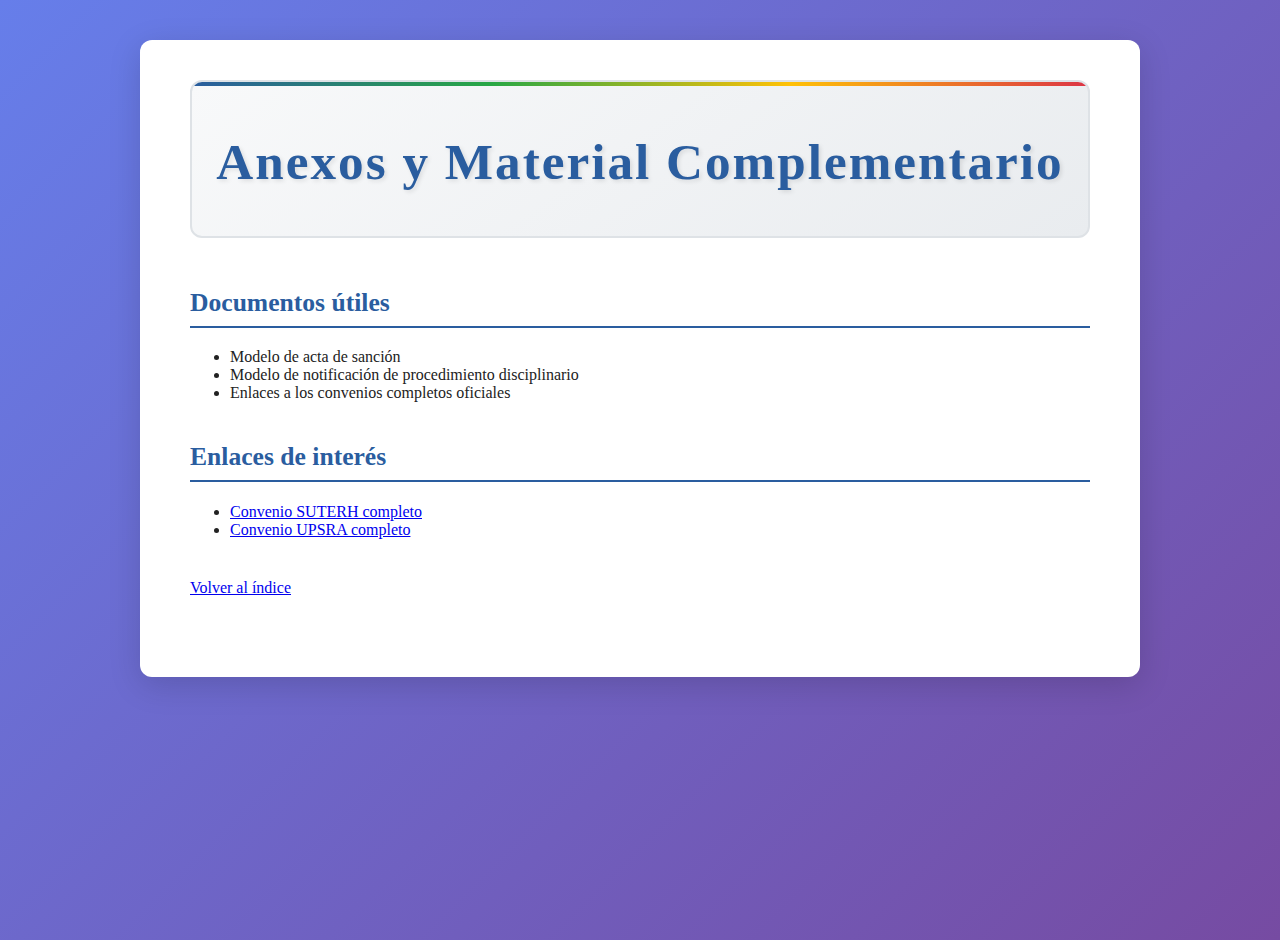
<file: anexos.html>
<!DOCTYPE html>
<html lang="es">
<head>
    <meta charset="UTF-8">
    <meta name="viewport" content="width=device-width, initial-scale=1.0">
    <title>Anexos y Material Complementario</title>
    <link rel="stylesheet" href="styles.css">
</head>
<body>
    <div class="book-container">
        <section class="cover">
            <h1>Anexos y Material Complementario</h1>
        </section>
        <section>
            <h2>Documentos útiles</h2>
            <ul>
                <li>Modelo de acta de sanción</li>
                <li>Modelo de notificación de procedimiento disciplinario</li>
                <li>Enlaces a los convenios completos oficiales</li>
            </ul>
        </section>
        <section>
            <h2>Enlaces de interés</h2>
            <ul>
                <li><a href="https://suterh.org.ar/convenio-colectivo-de-trabajo-589-10-2/" target="_blank">Convenio SUTERH completo</a></li>
                <li><a href="https://upsra.org.ar/sitio/convenio-colectivo-de-trabajo/" target="_blank">Convenio UPSRA completo</a></li>
            </ul>
        </section>
        <section>
            <a href="index.html">Volver al índice</a>
        </section>
    </div>
</body>
</html>
</file>
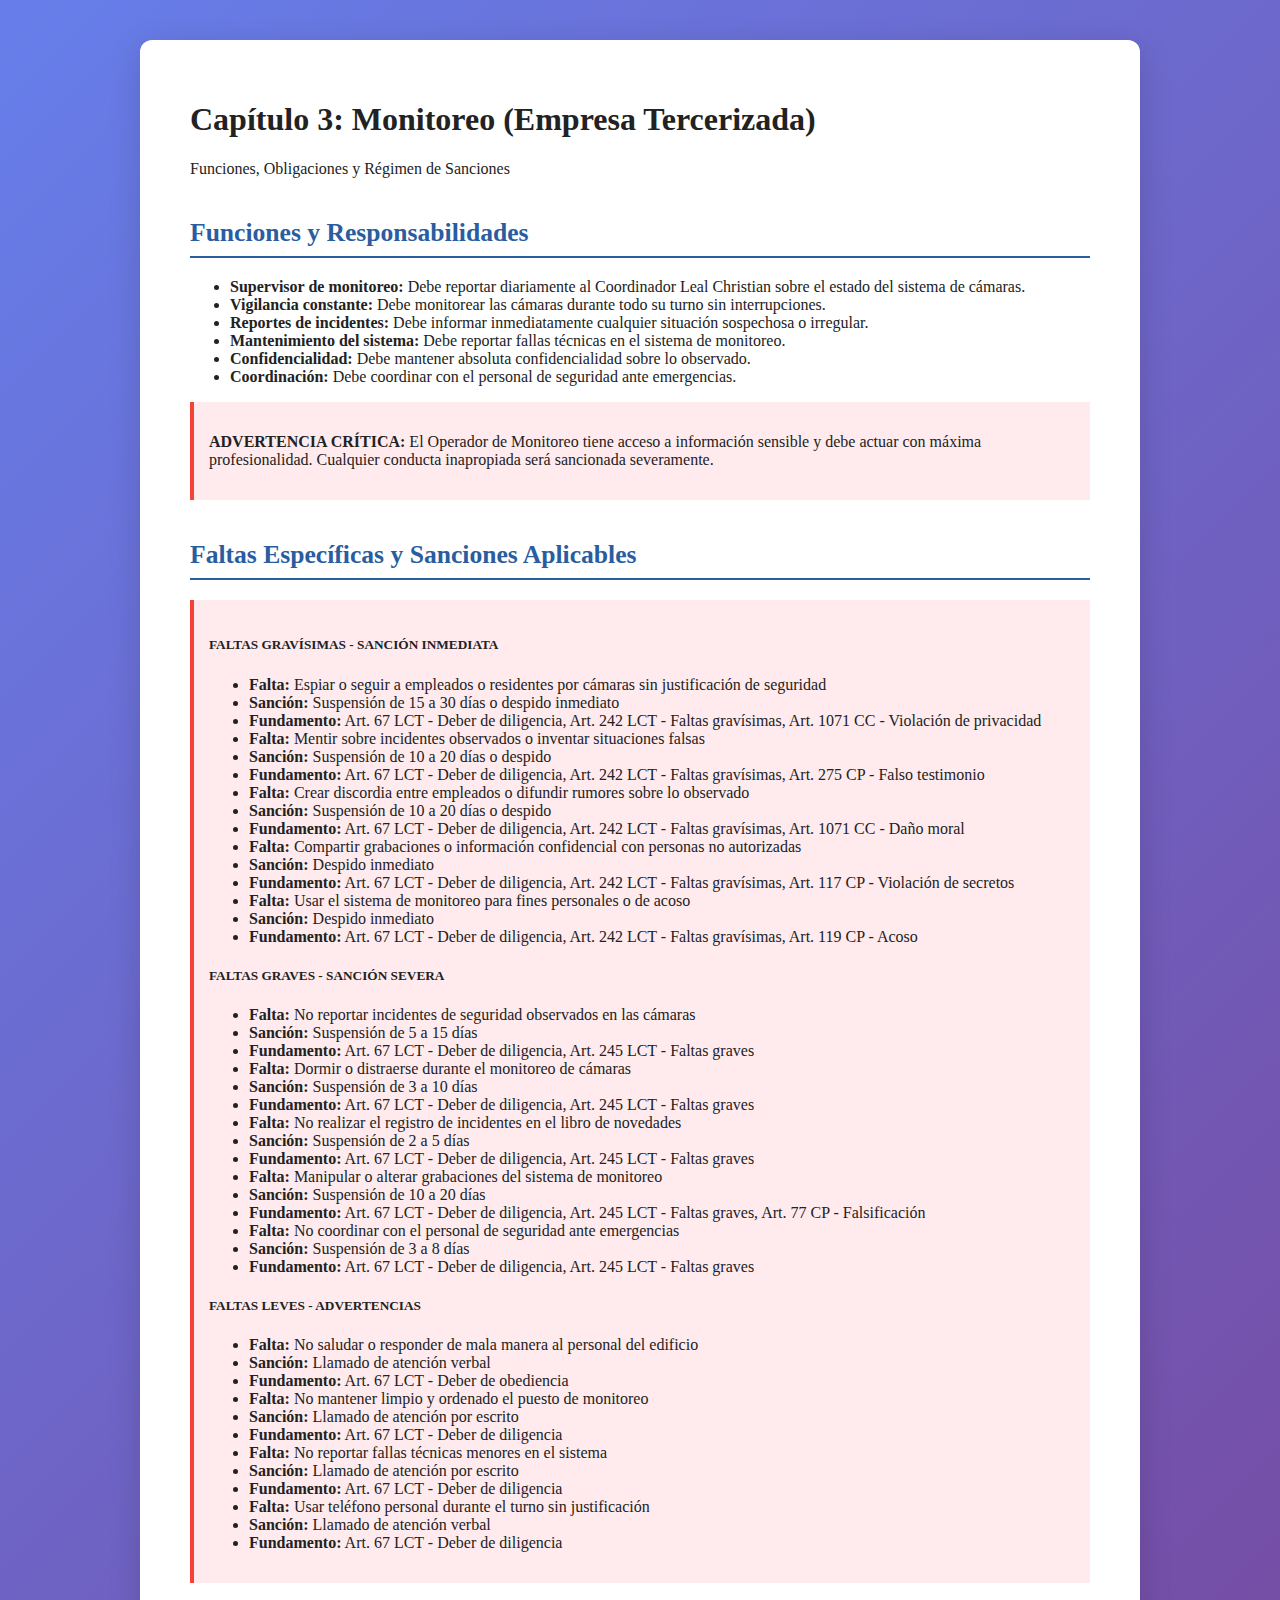
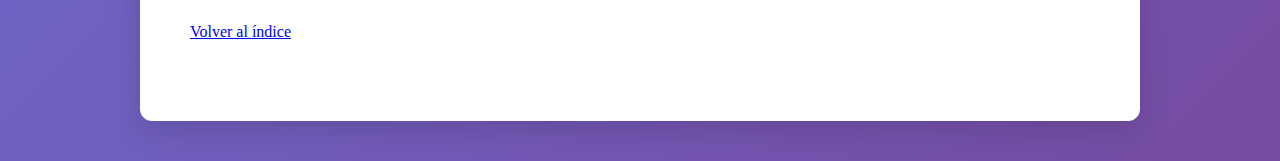
<file: monitoreo.html>
<!DOCTYPE html>
<html lang="es">
<head>
    <meta charset="UTF-8">
    <meta name="viewport" content="width=device-width, initial-scale=1.0">
    <title>Capítulo 3: Monitoreo</title>
    <link rel="stylesheet" href="styles.css">
</head>
<body>
    <div class="book-container">
        <section>
            <h1>Capítulo 3: Monitoreo (Empresa Tercerizada)</h1>
            <p class="subtitle">Funciones, Obligaciones y Régimen de Sanciones</p>
        </section>

        <section>
            <h2>Funciones y Responsabilidades</h2>
            <ul>
                <li><strong>Supervisor de monitoreo:</strong> Debe reportar diariamente al Coordinador Leal Christian sobre el estado del sistema de cámaras.</li>
                <li><strong>Vigilancia constante:</strong> Debe monitorear las cámaras durante todo su turno sin interrupciones.</li>
                <li><strong>Reportes de incidentes:</strong> Debe informar inmediatamente cualquier situación sospechosa o irregular.</li>
                <li><strong>Mantenimiento del sistema:</strong> Debe reportar fallas técnicas en el sistema de monitoreo.</li>
                <li><strong>Confidencialidad:</strong> Debe mantener absoluta confidencialidad sobre lo observado.</li>
                <li><strong>Coordinación:</strong> Debe coordinar con el personal de seguridad ante emergencias.</li>
            </ul>
            <div style="background: #ffebee; padding: 15px; border-left: 4px solid #f44336; margin: 10px 0;">
                <p><strong>ADVERTENCIA CRÍTICA:</strong> El Operador de Monitoreo tiene acceso a información sensible y debe actuar con máxima profesionalidad. Cualquier conducta inapropiada será sancionada severamente.</p>
            </div>
        </section>

        <section>
            <h2>Faltas Específicas y Sanciones Aplicables</h2>
            <div style="background: #ffebee; padding: 15px; border-left: 4px solid #f44336; margin: 10px 0;">
                <h5>FALTAS GRAVÍSIMAS - SANCIÓN INMEDIATA</h5>
                <ul>
                    <li><strong>Falta:</strong> Espiar o seguir a empleados o residentes por cámaras sin justificación de seguridad</li>
                    <li><strong>Sanción:</strong> Suspensión de 15 a 30 días o despido inmediato</li>
                    <li><strong>Fundamento:</strong> Art. 67 LCT - Deber de diligencia, Art. 242 LCT - Faltas gravísimas, Art. 1071 CC - Violación de privacidad</li>
                    
                    <li><strong>Falta:</strong> Mentir sobre incidentes observados o inventar situaciones falsas</li>
                    <li><strong>Sanción:</strong> Suspensión de 10 a 20 días o despido</li>
                    <li><strong>Fundamento:</strong> Art. 67 LCT - Deber de diligencia, Art. 242 LCT - Faltas gravísimas, Art. 275 CP - Falso testimonio</li>
                    
                    <li><strong>Falta:</strong> Crear discordia entre empleados o difundir rumores sobre lo observado</li>
                    <li><strong>Sanción:</strong> Suspensión de 10 a 20 días o despido</li>
                    <li><strong>Fundamento:</strong> Art. 67 LCT - Deber de diligencia, Art. 242 LCT - Faltas gravísimas, Art. 1071 CC - Daño moral</li>
                    
                    <li><strong>Falta:</strong> Compartir grabaciones o información confidencial con personas no autorizadas</li>
                    <li><strong>Sanción:</strong> Despido inmediato</li>
                    <li><strong>Fundamento:</strong> Art. 67 LCT - Deber de diligencia, Art. 242 LCT - Faltas gravísimas, Art. 117 CP - Violación de secretos</li>
                    
                    <li><strong>Falta:</strong> Usar el sistema de monitoreo para fines personales o de acoso</li>
                    <li><strong>Sanción:</strong> Despido inmediato</li>
                    <li><strong>Fundamento:</strong> Art. 67 LCT - Deber de diligencia, Art. 242 LCT - Faltas gravísimas, Art. 119 CP - Acoso</li>
                </ul>

                <h5>FALTAS GRAVES - SANCIÓN SEVERA</h5>
                <ul>
                    <li><strong>Falta:</strong> No reportar incidentes de seguridad observados en las cámaras</li>
                    <li><strong>Sanción:</strong> Suspensión de 5 a 15 días</li>
                    <li><strong>Fundamento:</strong> Art. 67 LCT - Deber de diligencia, Art. 245 LCT - Faltas graves</li>
                    
                    <li><strong>Falta:</strong> Dormir o distraerse durante el monitoreo de cámaras</li>
                    <li><strong>Sanción:</strong> Suspensión de 3 a 10 días</li>
                    <li><strong>Fundamento:</strong> Art. 67 LCT - Deber de diligencia, Art. 245 LCT - Faltas graves</li>
                    
                    <li><strong>Falta:</strong> No realizar el registro de incidentes en el libro de novedades</li>
                    <li><strong>Sanción:</strong> Suspensión de 2 a 5 días</li>
                    <li><strong>Fundamento:</strong> Art. 67 LCT - Deber de diligencia, Art. 245 LCT - Faltas graves</li>
                    
                    <li><strong>Falta:</strong> Manipular o alterar grabaciones del sistema de monitoreo</li>
                    <li><strong>Sanción:</strong> Suspensión de 10 a 20 días</li>
                    <li><strong>Fundamento:</strong> Art. 67 LCT - Deber de diligencia, Art. 245 LCT - Faltas graves, Art. 77 CP - Falsificación</li>
                    
                    <li><strong>Falta:</strong> No coordinar con el personal de seguridad ante emergencias</li>
                    <li><strong>Sanción:</strong> Suspensión de 3 a 8 días</li>
                    <li><strong>Fundamento:</strong> Art. 67 LCT - Deber de diligencia, Art. 245 LCT - Faltas graves</li>
                </ul>

                <h5>FALTAS LEVES - ADVERTENCIAS</h5>
                <ul>
                    <li><strong>Falta:</strong> No saludar o responder de mala manera al personal del edificio</li>
                    <li><strong>Sanción:</strong> Llamado de atención verbal</li>
                    <li><strong>Fundamento:</strong> Art. 67 LCT - Deber de obediencia</li>
                    
                    <li><strong>Falta:</strong> No mantener limpio y ordenado el puesto de monitoreo</li>
                    <li><strong>Sanción:</strong> Llamado de atención por escrito</li>
                    <li><strong>Fundamento:</strong> Art. 67 LCT - Deber de diligencia</li>
                    
                    <li><strong>Falta:</strong> No reportar fallas técnicas menores en el sistema</li>
                    <li><strong>Sanción:</strong> Llamado de atención por escrito</li>
                    <li><strong>Fundamento:</strong> Art. 67 LCT - Deber de diligencia</li>
                    
                    <li><strong>Falta:</strong> Usar teléfono personal durante el turno sin justificación</li>
                    <li><strong>Sanción:</strong> Llamado de atención verbal</li>
                    <li><strong>Fundamento:</strong> Art. 67 LCT - Deber de diligencia</li>
                </ul>
            </div>
        </section>

        <section>
            <a href="index.html">Volver al índice</a>
        </section>
    </div>
</body>
</html>
</file>
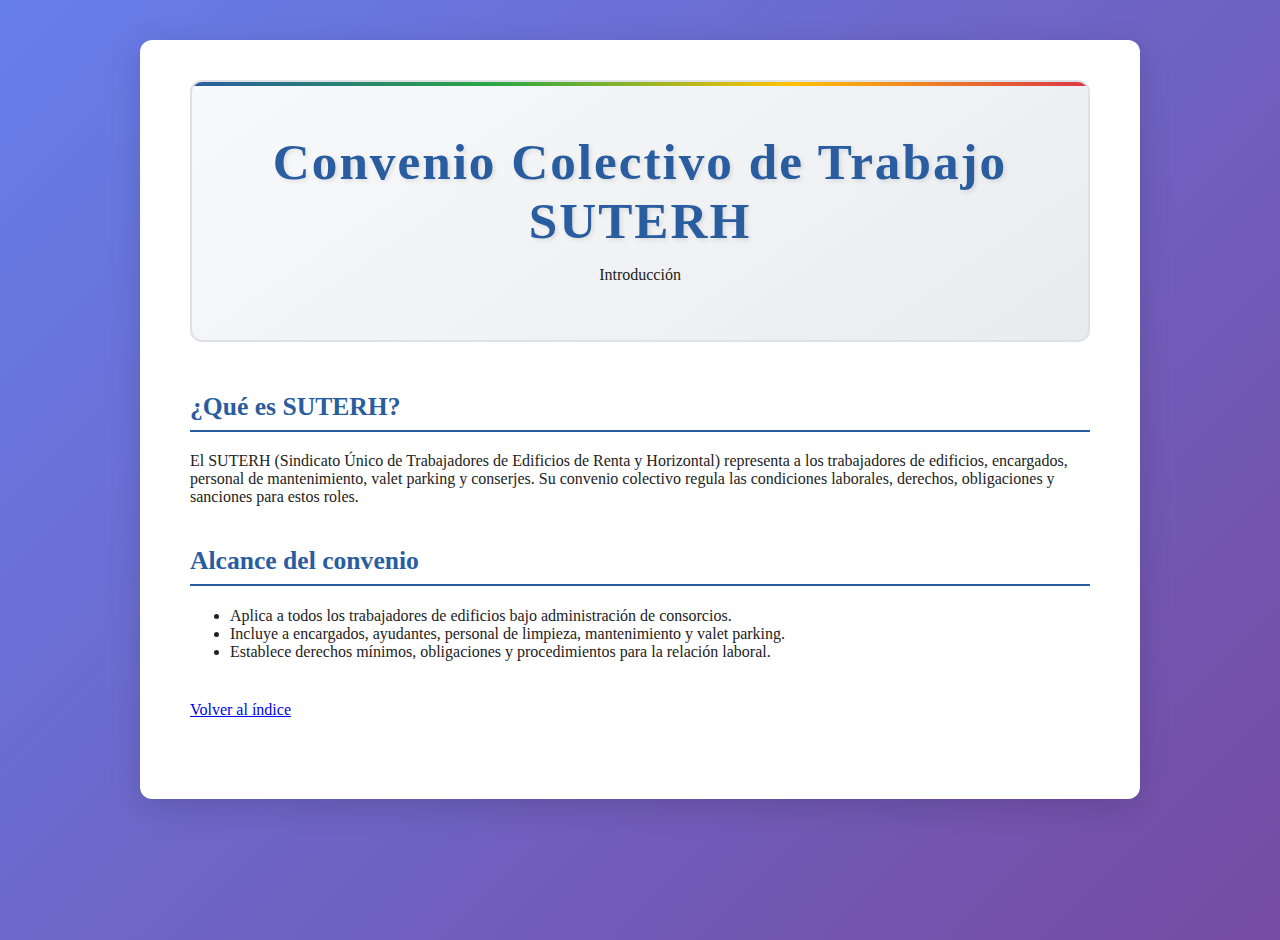
<file: suterh-intro.html>
<!DOCTYPE html>
<html lang="es">
<head>
    <meta charset="UTF-8">
    <meta name="viewport" content="width=device-width, initial-scale=1.0">
    <title>Introducción SUTERH</title>
    <link rel="stylesheet" href="styles.css">
</head>
<body>
    <div class="book-container">
        <section class="cover">
            <h1>Convenio Colectivo de Trabajo SUTERH</h1>
            <p class="subtitle">Introducción</p>
        </section>
        <section>
            <h2>¿Qué es SUTERH?</h2>
            <p>El SUTERH (Sindicato Único de Trabajadores de Edificios de Renta y Horizontal) representa a los trabajadores de edificios, encargados, personal de mantenimiento, valet parking y conserjes. Su convenio colectivo regula las condiciones laborales, derechos, obligaciones y sanciones para estos roles.</p>
        </section>
        <section>
            <h2>Alcance del convenio</h2>
            <ul>
                <li>Aplica a todos los trabajadores de edificios bajo administración de consorcios.</li>
                <li>Incluye a encargados, ayudantes, personal de limpieza, mantenimiento y valet parking.</li>
                <li>Establece derechos mínimos, obligaciones y procedimientos para la relación laboral.</li>
            </ul>
        </section>
        <section>
            <a href="index.html">Volver al índice</a>
        </section>
    </div>
</body>
</html>
</file>
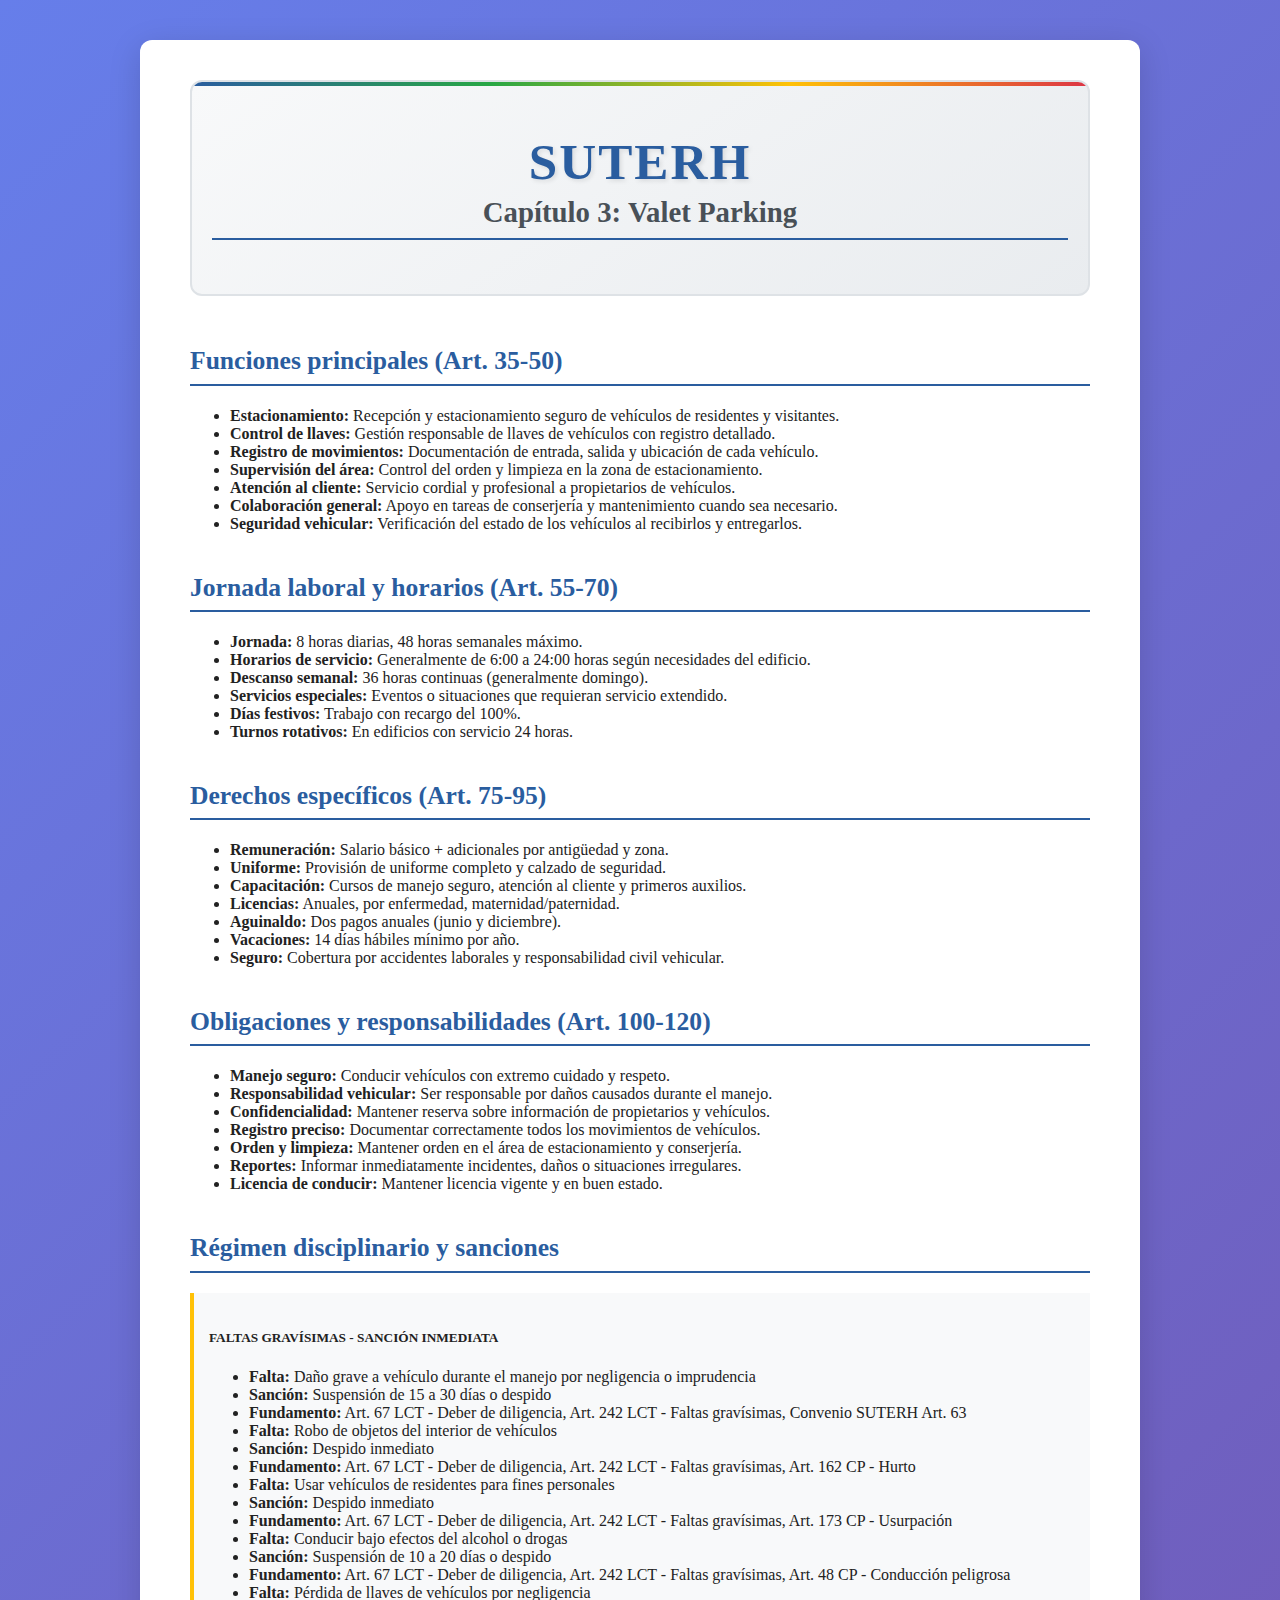
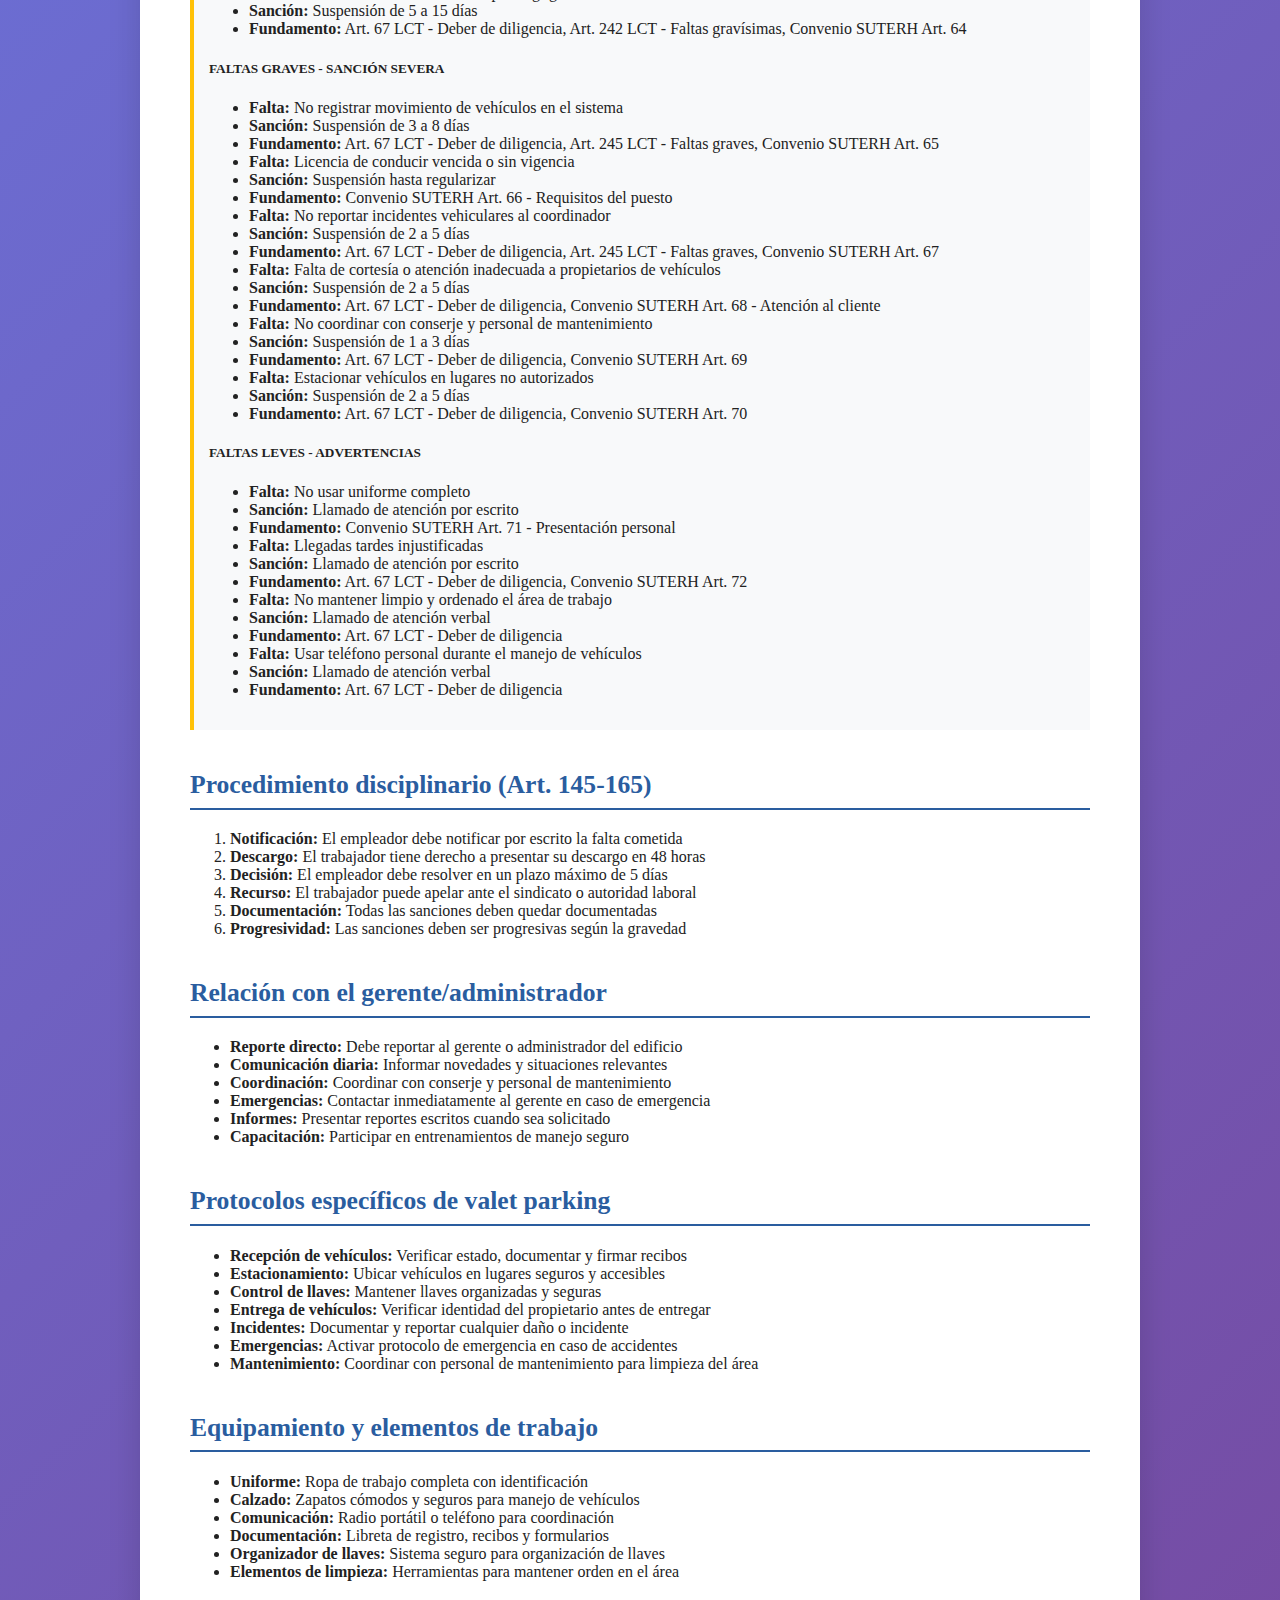
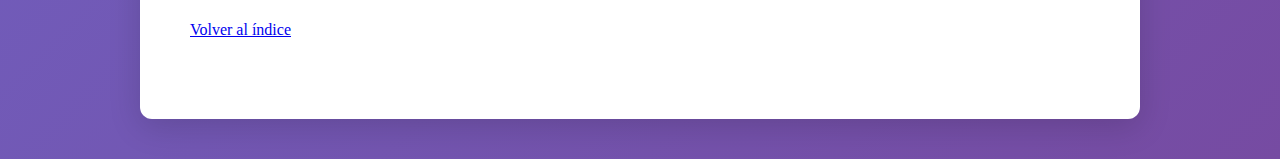
<file: suterh-valet.html>
<!DOCTYPE html>
<html lang="es">
<head>
    <meta charset="UTF-8">
    <meta name="viewport" content="width=device-width, initial-scale=1.0">
    <title>SUTERH - Valet Parking</title>
    <link rel="stylesheet" href="styles.css">
</head>
<body>
    <div class="book-container">
        <section class="cover">
            <h1>SUTERH</h1>
            <h2>Capítulo 3: Valet Parking</h2>
        </section>
        
        <section>
            <h2>Funciones principales (Art. 35-50)</h2>
            <ul>
                <li><strong>Estacionamiento:</strong> Recepción y estacionamiento seguro de vehículos de residentes y visitantes.</li>
                <li><strong>Control de llaves:</strong> Gestión responsable de llaves de vehículos con registro detallado.</li>
                <li><strong>Registro de movimientos:</strong> Documentación de entrada, salida y ubicación de cada vehículo.</li>
                <li><strong>Supervisión del área:</strong> Control del orden y limpieza en la zona de estacionamiento.</li>
                <li><strong>Atención al cliente:</strong> Servicio cordial y profesional a propietarios de vehículos.</li>
                <li><strong>Colaboración general:</strong> Apoyo en tareas de conserjería y mantenimiento cuando sea necesario.</li>
                <li><strong>Seguridad vehicular:</strong> Verificación del estado de los vehículos al recibirlos y entregarlos.</li>
            </ul>
        </section>

        <section>
            <h2>Jornada laboral y horarios (Art. 55-70)</h2>
            <ul>
                <li><strong>Jornada:</strong> 8 horas diarias, 48 horas semanales máximo.</li>
                <li><strong>Horarios de servicio:</strong> Generalmente de 6:00 a 24:00 horas según necesidades del edificio.</li>
                <li><strong>Descanso semanal:</strong> 36 horas continuas (generalmente domingo).</li>
                <li><strong>Servicios especiales:</strong> Eventos o situaciones que requieran servicio extendido.</li>
                <li><strong>Días festivos:</strong> Trabajo con recargo del 100%.</li>
                <li><strong>Turnos rotativos:</strong> En edificios con servicio 24 horas.</li>
            </ul>
        </section>

        <section>
            <h2>Derechos específicos (Art. 75-95)</h2>
            <ul>
                <li><strong>Remuneración:</strong> Salario básico + adicionales por antigüedad y zona.</li>
                <li><strong>Uniforme:</strong> Provisión de uniforme completo y calzado de seguridad.</li>
                <li><strong>Capacitación:</strong> Cursos de manejo seguro, atención al cliente y primeros auxilios.</li>
                <li><strong>Licencias:</strong> Anuales, por enfermedad, maternidad/paternidad.</li>
                <li><strong>Aguinaldo:</strong> Dos pagos anuales (junio y diciembre).</li>
                <li><strong>Vacaciones:</strong> 14 días hábiles mínimo por año.</li>
                <li><strong>Seguro:</strong> Cobertura por accidentes laborales y responsabilidad civil vehicular.</li>
            </ul>
        </section>

        <section>
            <h2>Obligaciones y responsabilidades (Art. 100-120)</h2>
            <ul>
                <li><strong>Manejo seguro:</strong> Conducir vehículos con extremo cuidado y respeto.</li>
                <li><strong>Responsabilidad vehicular:</strong> Ser responsable por daños causados durante el manejo.</li>
                <li><strong>Confidencialidad:</strong> Mantener reserva sobre información de propietarios y vehículos.</li>
                <li><strong>Registro preciso:</strong> Documentar correctamente todos los movimientos de vehículos.</li>
                <li><strong>Orden y limpieza:</strong> Mantener orden en el área de estacionamiento y conserjería.</li>
                <li><strong>Reportes:</strong> Informar inmediatamente incidentes, daños o situaciones irregulares.</li>
                <li><strong>Licencia de conducir:</strong> Mantener licencia vigente y en buen estado.</li>
            </ul>
        </section>

        <section>
            <h2>Régimen disciplinario y sanciones</h2>
            <div style="background: #f8f9fa; padding: 15px; border-left: 4px solid #ffc107; margin: 10px 0;">
                <h5>FALTAS GRAVÍSIMAS - SANCIÓN INMEDIATA</h5>
                <ul>
                    <li><strong>Falta:</strong> Daño grave a vehículo durante el manejo por negligencia o imprudencia</li>
                    <li><strong>Sanción:</strong> Suspensión de 15 a 30 días o despido</li>
                    <li><strong>Fundamento:</strong> Art. 67 LCT - Deber de diligencia, Art. 242 LCT - Faltas gravísimas, Convenio SUTERH Art. 63</li>
                    
                    <li><strong>Falta:</strong> Robo de objetos del interior de vehículos</li>
                    <li><strong>Sanción:</strong> Despido inmediato</li>
                    <li><strong>Fundamento:</strong> Art. 67 LCT - Deber de diligencia, Art. 242 LCT - Faltas gravísimas, Art. 162 CP - Hurto</li>
                    
                    <li><strong>Falta:</strong> Usar vehículos de residentes para fines personales</li>
                    <li><strong>Sanción:</strong> Despido inmediato</li>
                    <li><strong>Fundamento:</strong> Art. 67 LCT - Deber de diligencia, Art. 242 LCT - Faltas gravísimas, Art. 173 CP - Usurpación</li>
                    
                    <li><strong>Falta:</strong> Conducir bajo efectos del alcohol o drogas</li>
                    <li><strong>Sanción:</strong> Suspensión de 10 a 20 días o despido</li>
                    <li><strong>Fundamento:</strong> Art. 67 LCT - Deber de diligencia, Art. 242 LCT - Faltas gravísimas, Art. 48 CP - Conducción peligrosa</li>
                    
                    <li><strong>Falta:</strong> Pérdida de llaves de vehículos por negligencia</li>
                    <li><strong>Sanción:</strong> Suspensión de 5 a 15 días</li>
                    <li><strong>Fundamento:</strong> Art. 67 LCT - Deber de diligencia, Art. 242 LCT - Faltas gravísimas, Convenio SUTERH Art. 64</li>
                </ul>

                <h5>FALTAS GRAVES - SANCIÓN SEVERA</h5>
                <ul>
                    <li><strong>Falta:</strong> No registrar movimiento de vehículos en el sistema</li>
                    <li><strong>Sanción:</strong> Suspensión de 3 a 8 días</li>
                    <li><strong>Fundamento:</strong> Art. 67 LCT - Deber de diligencia, Art. 245 LCT - Faltas graves, Convenio SUTERH Art. 65</li>
                    
                    <li><strong>Falta:</strong> Licencia de conducir vencida o sin vigencia</li>
                    <li><strong>Sanción:</strong> Suspensión hasta regularizar</li>
                    <li><strong>Fundamento:</strong> Convenio SUTERH Art. 66 - Requisitos del puesto</li>
                    
                    <li><strong>Falta:</strong> No reportar incidentes vehiculares al coordinador</li>
                    <li><strong>Sanción:</strong> Suspensión de 2 a 5 días</li>
                    <li><strong>Fundamento:</strong> Art. 67 LCT - Deber de diligencia, Art. 245 LCT - Faltas graves, Convenio SUTERH Art. 67</li>
                    
                    <li><strong>Falta:</strong> Falta de cortesía o atención inadecuada a propietarios de vehículos</li>
                    <li><strong>Sanción:</strong> Suspensión de 2 a 5 días</li>
                    <li><strong>Fundamento:</strong> Art. 67 LCT - Deber de diligencia, Convenio SUTERH Art. 68 - Atención al cliente</li>
                    
                    <li><strong>Falta:</strong> No coordinar con conserje y personal de mantenimiento</li>
                    <li><strong>Sanción:</strong> Suspensión de 1 a 3 días</li>
                    <li><strong>Fundamento:</strong> Art. 67 LCT - Deber de diligencia, Convenio SUTERH Art. 69</li>
                    
                    <li><strong>Falta:</strong> Estacionar vehículos en lugares no autorizados</li>
                    <li><strong>Sanción:</strong> Suspensión de 2 a 5 días</li>
                    <li><strong>Fundamento:</strong> Art. 67 LCT - Deber de diligencia, Convenio SUTERH Art. 70</li>
                </ul>

                <h5>FALTAS LEVES - ADVERTENCIAS</h5>
                <ul>
                    <li><strong>Falta:</strong> No usar uniforme completo</li>
                    <li><strong>Sanción:</strong> Llamado de atención por escrito</li>
                    <li><strong>Fundamento:</strong> Convenio SUTERH Art. 71 - Presentación personal</li>
                    
                    <li><strong>Falta:</strong> Llegadas tardes injustificadas</li>
                    <li><strong>Sanción:</strong> Llamado de atención por escrito</li>
                    <li><strong>Fundamento:</strong> Art. 67 LCT - Deber de diligencia, Convenio SUTERH Art. 72</li>
                    
                    <li><strong>Falta:</strong> No mantener limpio y ordenado el área de trabajo</li>
                    <li><strong>Sanción:</strong> Llamado de atención verbal</li>
                    <li><strong>Fundamento:</strong> Art. 67 LCT - Deber de diligencia</li>
                    
                    <li><strong>Falta:</strong> Usar teléfono personal durante el manejo de vehículos</li>
                    <li><strong>Sanción:</strong> Llamado de atención verbal</li>
                    <li><strong>Fundamento:</strong> Art. 67 LCT - Deber de diligencia</li>
                </ul>
            </div>
        </section>

        <section>
            <h2>Procedimiento disciplinario (Art. 145-165)</h2>
            <ol>
                <li><strong>Notificación:</strong> El empleador debe notificar por escrito la falta cometida</li>
                <li><strong>Descargo:</strong> El trabajador tiene derecho a presentar su descargo en 48 horas</li>
                <li><strong>Decisión:</strong> El empleador debe resolver en un plazo máximo de 5 días</li>
                <li><strong>Recurso:</strong> El trabajador puede apelar ante el sindicato o autoridad laboral</li>
                <li><strong>Documentación:</strong> Todas las sanciones deben quedar documentadas</li>
                <li><strong>Progresividad:</strong> Las sanciones deben ser progresivas según la gravedad</li>
            </ol>
        </section>

        <section>
            <h2>Relación con el gerente/administrador</h2>
            <ul>
                <li><strong>Reporte directo:</strong> Debe reportar al gerente o administrador del edificio</li>
                <li><strong>Comunicación diaria:</strong> Informar novedades y situaciones relevantes</li>
                <li><strong>Coordinación:</strong> Coordinar con conserje y personal de mantenimiento</li>
                <li><strong>Emergencias:</strong> Contactar inmediatamente al gerente en caso de emergencia</li>
                <li><strong>Informes:</strong> Presentar reportes escritos cuando sea solicitado</li>
                <li><strong>Capacitación:</strong> Participar en entrenamientos de manejo seguro</li>
            </ul>
        </section>

        <section>
            <h2>Protocolos específicos de valet parking</h2>
            <ul>
                <li><strong>Recepción de vehículos:</strong> Verificar estado, documentar y firmar recibos</li>
                <li><strong>Estacionamiento:</strong> Ubicar vehículos en lugares seguros y accesibles</li>
                <li><strong>Control de llaves:</strong> Mantener llaves organizadas y seguras</li>
                <li><strong>Entrega de vehículos:</strong> Verificar identidad del propietario antes de entregar</li>
                <li><strong>Incidentes:</strong> Documentar y reportar cualquier daño o incidente</li>
                <li><strong>Emergencias:</strong> Activar protocolo de emergencia en caso de accidentes</li>
                <li><strong>Mantenimiento:</strong> Coordinar con personal de mantenimiento para limpieza del área</li>
            </ul>
        </section>

        <section>
            <h2>Equipamiento y elementos de trabajo</h2>
            <ul>
                <li><strong>Uniforme:</strong> Ropa de trabajo completa con identificación</li>
                <li><strong>Calzado:</strong> Zapatos cómodos y seguros para manejo de vehículos</li>
                <li><strong>Comunicación:</strong> Radio portátil o teléfono para coordinación</li>
                <li><strong>Documentación:</strong> Libreta de registro, recibos y formularios</li>
                <li><strong>Organizador de llaves:</strong> Sistema seguro para organización de llaves</li>
                <li><strong>Elementos de limpieza:</strong> Herramientas para mantener orden en el área</li>
            </ul>
        </section>

        <section>
            <a href="index.html">Volver al índice</a>
        </section>
    </div>
</body>
</html>
</file>
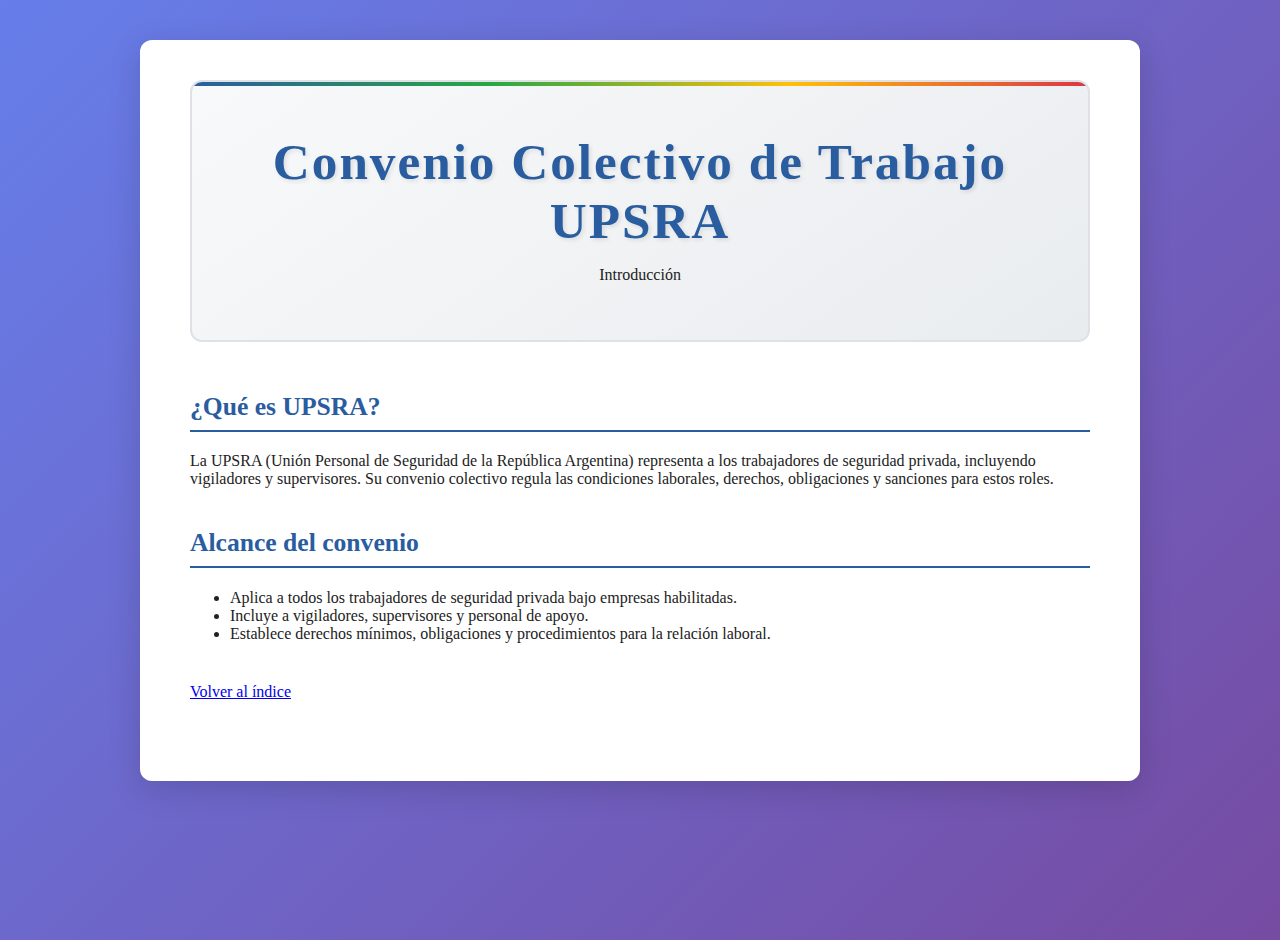
<file: upsra-intro.html>
<!DOCTYPE html>
<html lang="es">
<head>
    <meta charset="UTF-8">
    <meta name="viewport" content="width=device-width, initial-scale=1.0">
    <title>Introducción UPSRA</title>
    <link rel="stylesheet" href="styles.css">
</head>
<body>
    <div class="book-container">
        <section class="cover">
            <h1>Convenio Colectivo de Trabajo UPSRA</h1>
            <p class="subtitle">Introducción</p>
        </section>
        <section>
            <h2>¿Qué es UPSRA?</h2>
            <p>La UPSRA (Unión Personal de Seguridad de la República Argentina) representa a los trabajadores de seguridad privada, incluyendo vigiladores y supervisores. Su convenio colectivo regula las condiciones laborales, derechos, obligaciones y sanciones para estos roles.</p>
        </section>
        <section>
            <h2>Alcance del convenio</h2>
            <ul>
                <li>Aplica a todos los trabajadores de seguridad privada bajo empresas habilitadas.</li>
                <li>Incluye a vigiladores, supervisores y personal de apoyo.</li>
                <li>Establece derechos mínimos, obligaciones y procedimientos para la relación laboral.</li>
            </ul>
        </section>
        <section>
            <a href="index.html">Volver al índice</a>
        </section>
    </div>
</body>
</html>
</file>
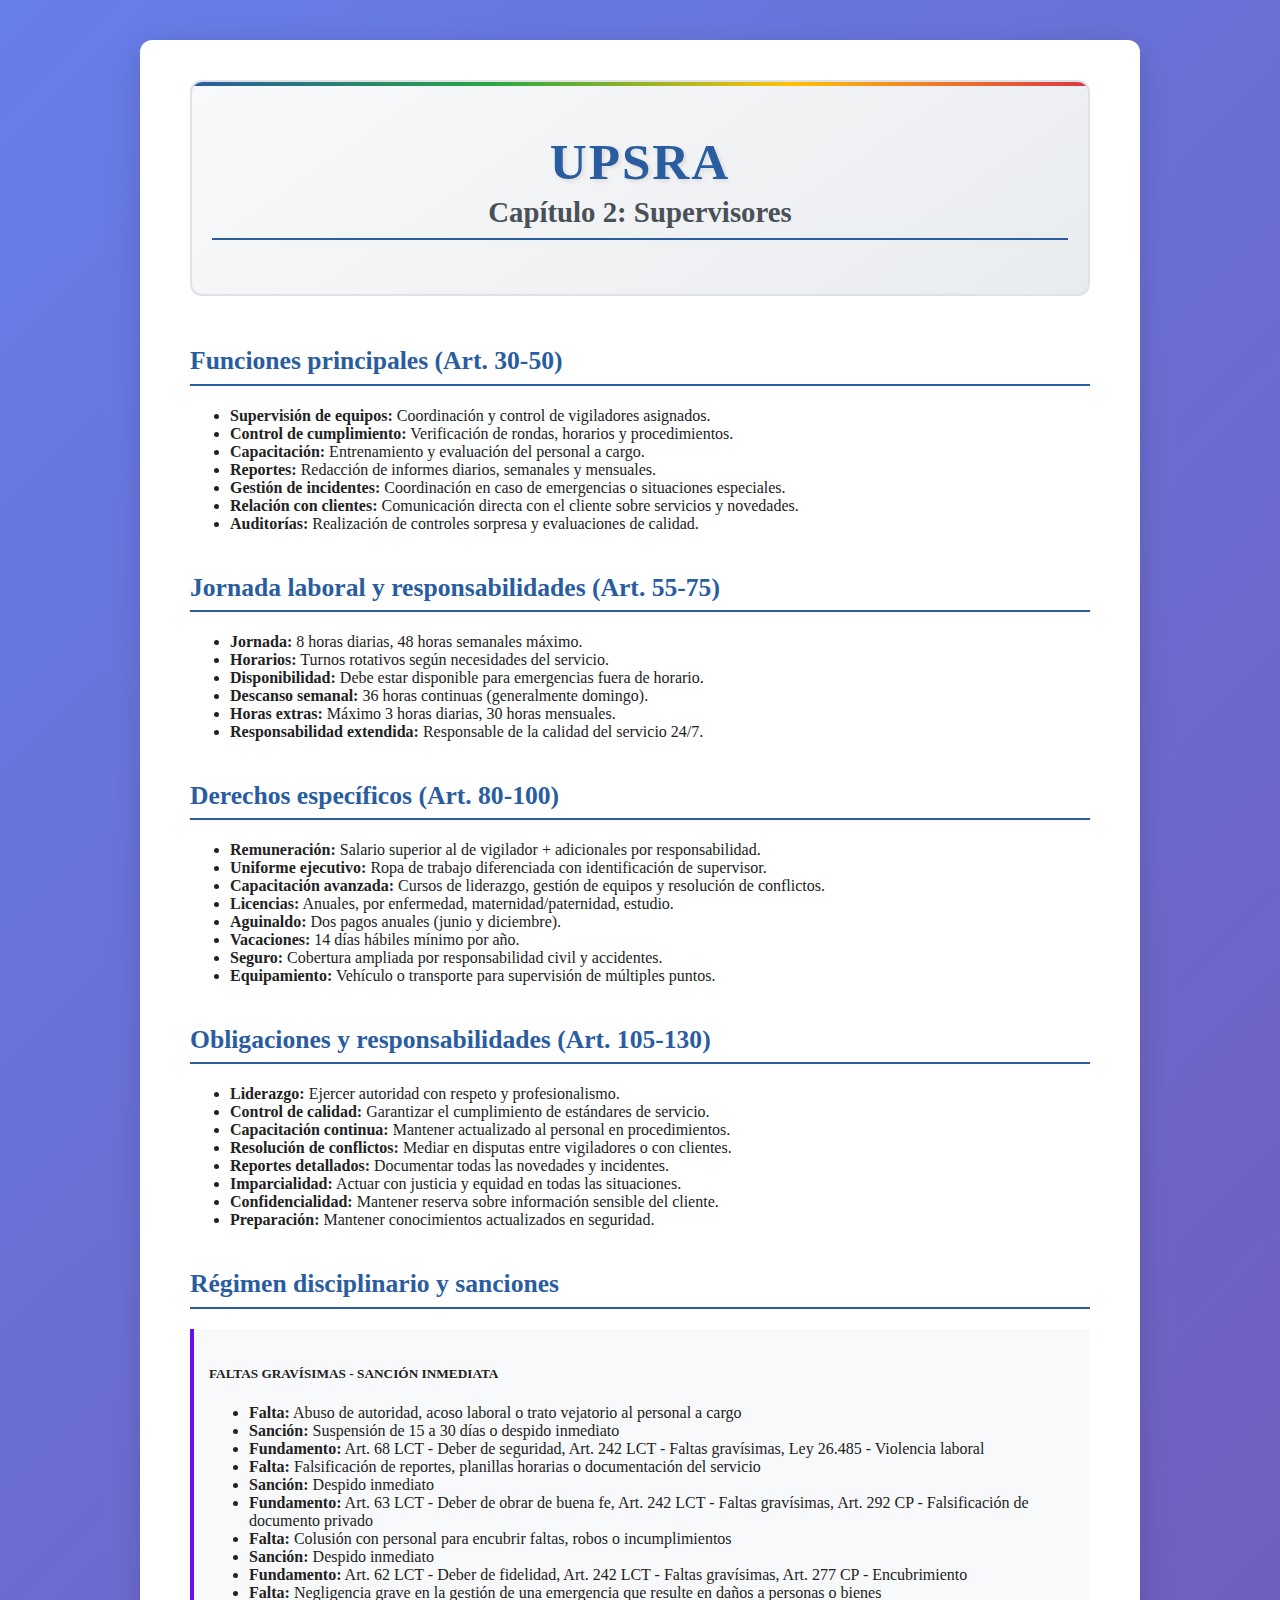
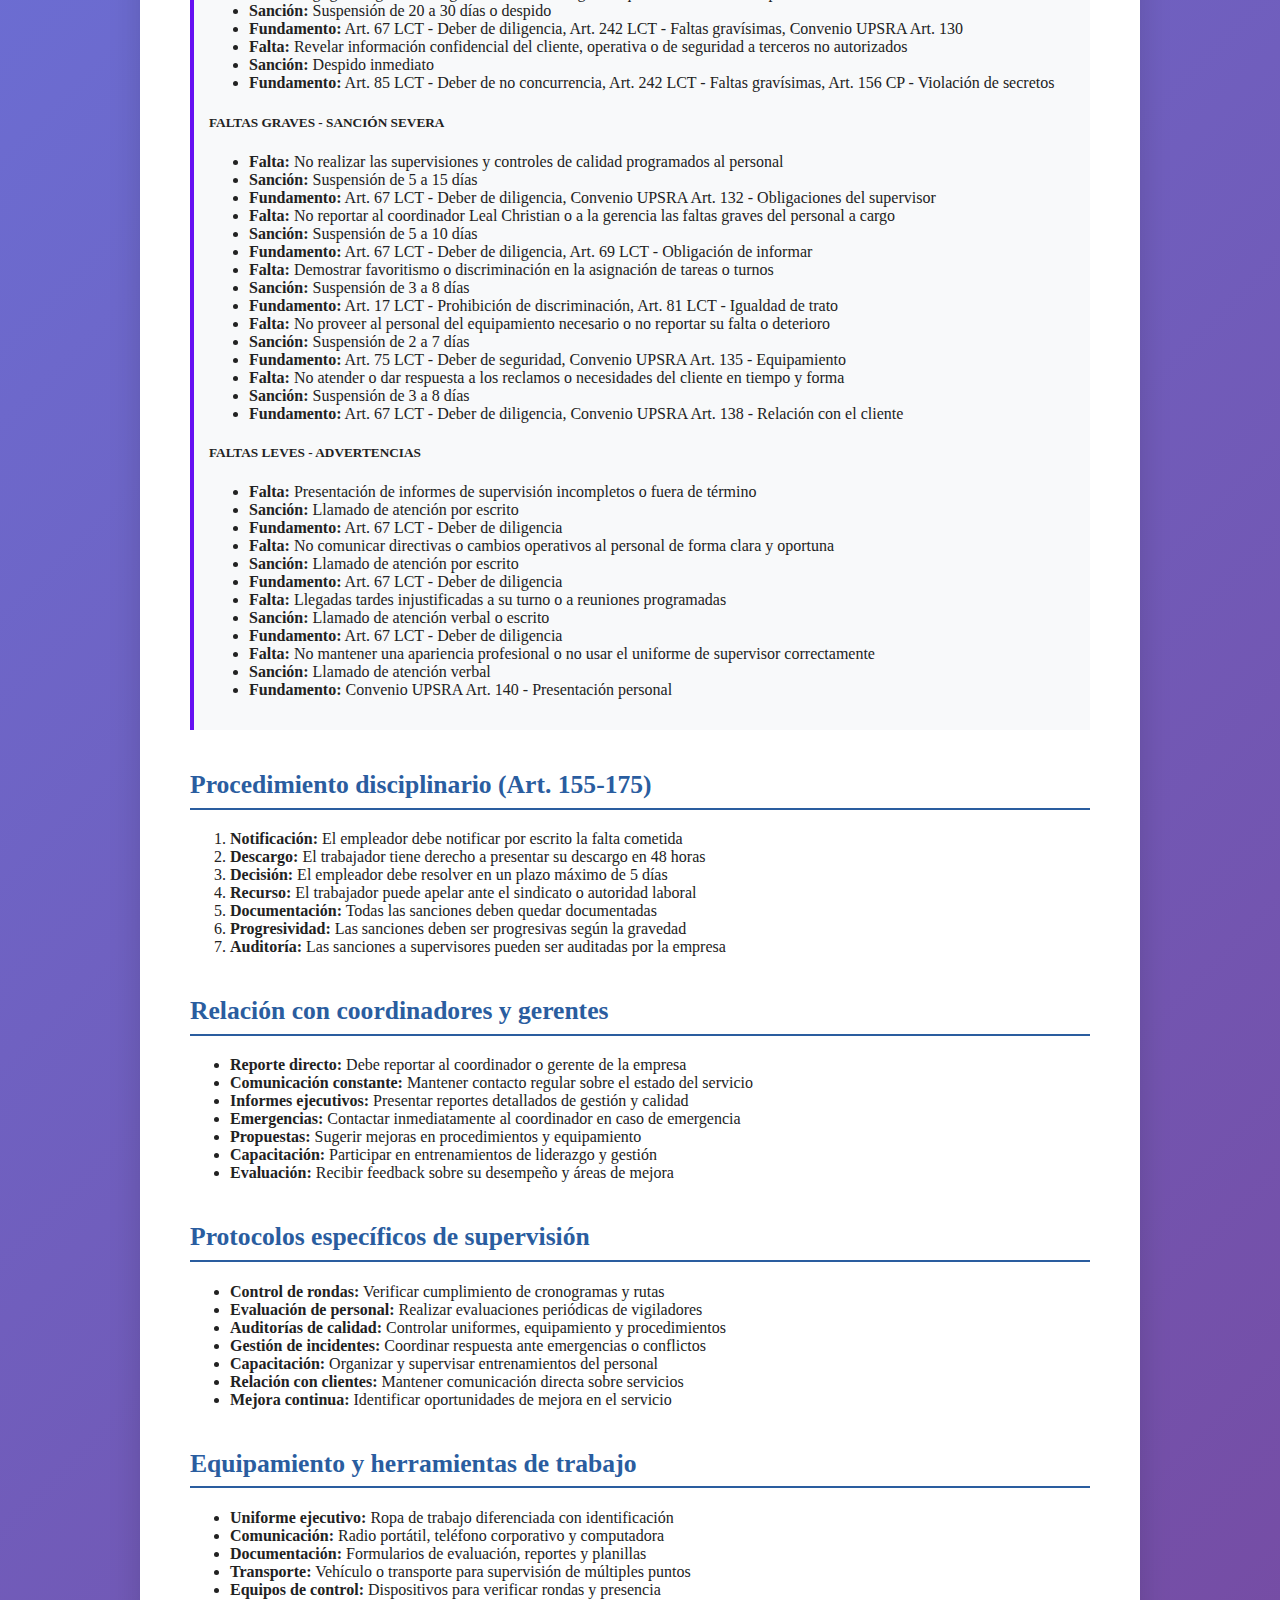
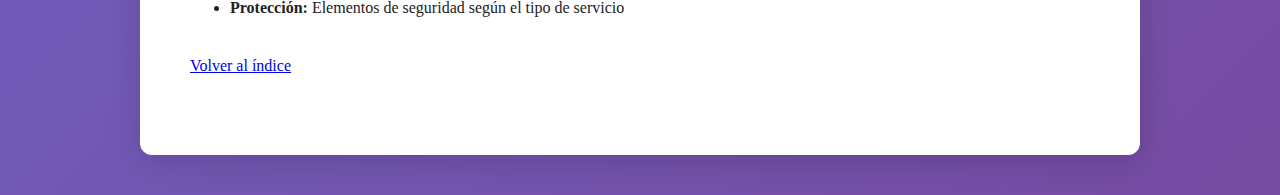
<file: upsra-supervisor.html>
<!DOCTYPE html>
<html lang="es">
<head>
    <meta charset="UTF-8">
    <meta name="viewport" content="width=device-width, initial-scale=1.0">
    <title>UPSRA - Supervisores</title>
    <link rel="stylesheet" href="styles.css">
</head>
<body>
    <div class="book-container">
        <section class="cover">
            <h1>UPSRA</h1>
            <h2>Capítulo 2: Supervisores</h2>
        </section>
        
        <section>
            <h2>Funciones principales (Art. 30-50)</h2>
            <ul>
                <li><strong>Supervisión de equipos:</strong> Coordinación y control de vigiladores asignados.</li>
                <li><strong>Control de cumplimiento:</strong> Verificación de rondas, horarios y procedimientos.</li>
                <li><strong>Capacitación:</strong> Entrenamiento y evaluación del personal a cargo.</li>
                <li><strong>Reportes:</strong> Redacción de informes diarios, semanales y mensuales.</li>
                <li><strong>Gestión de incidentes:</strong> Coordinación en caso de emergencias o situaciones especiales.</li>
                <li><strong>Relación con clientes:</strong> Comunicación directa con el cliente sobre servicios y novedades.</li>
                <li><strong>Auditorías:</strong> Realización de controles sorpresa y evaluaciones de calidad.</li>
            </ul>
        </section>

        <section>
            <h2>Jornada laboral y responsabilidades (Art. 55-75)</h2>
            <ul>
                <li><strong>Jornada:</strong> 8 horas diarias, 48 horas semanales máximo.</li>
                <li><strong>Horarios:</strong> Turnos rotativos según necesidades del servicio.</li>
                <li><strong>Disponibilidad:</strong> Debe estar disponible para emergencias fuera de horario.</li>
                <li><strong>Descanso semanal:</strong> 36 horas continuas (generalmente domingo).</li>
                <li><strong>Horas extras:</strong> Máximo 3 horas diarias, 30 horas mensuales.</li>
                <li><strong>Responsabilidad extendida:</strong> Responsable de la calidad del servicio 24/7.</li>
            </ul>
        </section>

        <section>
            <h2>Derechos específicos (Art. 80-100)</h2>
            <ul>
                <li><strong>Remuneración:</strong> Salario superior al de vigilador + adicionales por responsabilidad.</li>
                <li><strong>Uniforme ejecutivo:</strong> Ropa de trabajo diferenciada con identificación de supervisor.</li>
                <li><strong>Capacitación avanzada:</strong> Cursos de liderazgo, gestión de equipos y resolución de conflictos.</li>
                <li><strong>Licencias:</strong> Anuales, por enfermedad, maternidad/paternidad, estudio.</li>
                <li><strong>Aguinaldo:</strong> Dos pagos anuales (junio y diciembre).</li>
                <li><strong>Vacaciones:</strong> 14 días hábiles mínimo por año.</li>
                <li><strong>Seguro:</strong> Cobertura ampliada por responsabilidad civil y accidentes.</li>
                <li><strong>Equipamiento:</strong> Vehículo o transporte para supervisión de múltiples puntos.</li>
            </ul>
        </section>

        <section>
            <h2>Obligaciones y responsabilidades (Art. 105-130)</h2>
            <ul>
                <li><strong>Liderazgo:</strong> Ejercer autoridad con respeto y profesionalismo.</li>
                <li><strong>Control de calidad:</strong> Garantizar el cumplimiento de estándares de servicio.</li>
                <li><strong>Capacitación continua:</strong> Mantener actualizado al personal en procedimientos.</li>
                <li><strong>Resolución de conflictos:</strong> Mediar en disputas entre vigiladores o con clientes.</li>
                <li><strong>Reportes detallados:</strong> Documentar todas las novedades y incidentes.</li>
                <li><strong>Imparcialidad:</strong> Actuar con justicia y equidad en todas las situaciones.</li>
                <li><strong>Confidencialidad:</strong> Mantener reserva sobre información sensible del cliente.</li>
                <li><strong>Preparación:</strong> Mantener conocimientos actualizados en seguridad.</li>
            </ul>
        </section>

        <section>
            <h2>Régimen disciplinario y sanciones</h2>
            <div style="background: #f8f9fa; padding: 15px; border-left: 4px solid #6610f2; margin: 10px 0;">
                <h5>FALTAS GRAVÍSIMAS - SANCIÓN INMEDIATA</h5>
                <ul>
                    <li><strong>Falta:</strong> Abuso de autoridad, acoso laboral o trato vejatorio al personal a cargo</li>
                    <li><strong>Sanción:</strong> Suspensión de 15 a 30 días o despido inmediato</li>
                    <li><strong>Fundamento:</strong> Art. 68 LCT - Deber de seguridad, Art. 242 LCT - Faltas gravísimas, Ley 26.485 - Violencia laboral</li>
                    
                    <li><strong>Falta:</strong> Falsificación de reportes, planillas horarias o documentación del servicio</li>
                    <li><strong>Sanción:</strong> Despido inmediato</li>
                    <li><strong>Fundamento:</strong> Art. 63 LCT - Deber de obrar de buena fe, Art. 242 LCT - Faltas gravísimas, Art. 292 CP - Falsificación de documento privado</li>
                    
                    <li><strong>Falta:</strong> Colusión con personal para encubrir faltas, robos o incumplimientos</li>
                    <li><strong>Sanción:</strong> Despido inmediato</li>
                    <li><strong>Fundamento:</strong> Art. 62 LCT - Deber de fidelidad, Art. 242 LCT - Faltas gravísimas, Art. 277 CP - Encubrimiento</li>
                    
                    <li><strong>Falta:</strong> Negligencia grave en la gestión de una emergencia que resulte en daños a personas o bienes</li>
                    <li><strong>Sanción:</strong> Suspensión de 20 a 30 días o despido</li>
                    <li><strong>Fundamento:</strong> Art. 67 LCT - Deber de diligencia, Art. 242 LCT - Faltas gravísimas, Convenio UPSRA Art. 130</li>

                    <li><strong>Falta:</strong> Revelar información confidencial del cliente, operativa o de seguridad a terceros no autorizados</li>
                    <li><strong>Sanción:</strong> Despido inmediato</li>
                    <li><strong>Fundamento:</strong> Art. 85 LCT - Deber de no concurrencia, Art. 242 LCT - Faltas gravísimas, Art. 156 CP - Violación de secretos</li>
                </ul>

                <h5>FALTAS GRAVES - SANCIÓN SEVERA</h5>
                <ul>
                    <li><strong>Falta:</strong> No realizar las supervisiones y controles de calidad programados al personal</li>
                    <li><strong>Sanción:</strong> Suspensión de 5 a 15 días</li>
                    <li><strong>Fundamento:</strong> Art. 67 LCT - Deber de diligencia, Convenio UPSRA Art. 132 - Obligaciones del supervisor</li>
                    
                    <li><strong>Falta:</strong> No reportar al coordinador Leal Christian o a la gerencia las faltas graves del personal a cargo</li>
                    <li><strong>Sanción:</strong> Suspensión de 5 a 10 días</li>
                    <li><strong>Fundamento:</strong> Art. 67 LCT - Deber de diligencia, Art. 69 LCT - Obligación de informar</li>
                    
                    <li><strong>Falta:</strong> Demostrar favoritismo o discriminación en la asignación de tareas o turnos</li>
                    <li><strong>Sanción:</strong> Suspensión de 3 a 8 días</li>
                    <li><strong>Fundamento:</strong> Art. 17 LCT - Prohibición de discriminación, Art. 81 LCT - Igualdad de trato</li>
                    
                    <li><strong>Falta:</strong> No proveer al personal del equipamiento necesario o no reportar su falta o deterioro</li>
                    <li><strong>Sanción:</strong> Suspensión de 2 a 7 días</li>
                    <li><strong>Fundamento:</strong> Art. 75 LCT - Deber de seguridad, Convenio UPSRA Art. 135 - Equipamiento</li>
                    
                    <li><strong>Falta:</strong> No atender o dar respuesta a los reclamos o necesidades del cliente en tiempo y forma</li>
                    <li><strong>Sanción:</strong> Suspensión de 3 a 8 días</li>
                    <li><strong>Fundamento:</strong> Art. 67 LCT - Deber de diligencia, Convenio UPSRA Art. 138 - Relación con el cliente</li>
                </ul>

                <h5>FALTAS LEVES - ADVERTENCIAS</h5>
                <ul>
                    <li><strong>Falta:</strong> Presentación de informes de supervisión incompletos o fuera de término</li>
                    <li><strong>Sanción:</strong> Llamado de atención por escrito</li>
                    <li><strong>Fundamento:</strong> Art. 67 LCT - Deber de diligencia</li>
                    
                    <li><strong>Falta:</strong> No comunicar directivas o cambios operativos al personal de forma clara y oportuna</li>
                    <li><strong>Sanción:</strong> Llamado de atención por escrito</li>
                    <li><strong>Fundamento:</strong> Art. 67 LCT - Deber de diligencia</li>
                    
                    <li><strong>Falta:</strong> Llegadas tardes injustificadas a su turno o a reuniones programadas</li>
                    <li><strong>Sanción:</strong> Llamado de atención verbal o escrito</li>
                    <li><strong>Fundamento:</strong> Art. 67 LCT - Deber de diligencia</li>
                    
                    <li><strong>Falta:</strong> No mantener una apariencia profesional o no usar el uniforme de supervisor correctamente</li>
                    <li><strong>Sanción:</strong> Llamado de atención verbal</li>
                    <li><strong>Fundamento:</strong> Convenio UPSRA Art. 140 - Presentación personal</li>
                </ul>
            </div>
        </section>

        <section>
            <h2>Procedimiento disciplinario (Art. 155-175)</h2>
            <ol>
                <li><strong>Notificación:</strong> El empleador debe notificar por escrito la falta cometida</li>
                <li><strong>Descargo:</strong> El trabajador tiene derecho a presentar su descargo en 48 horas</li>
                <li><strong>Decisión:</strong> El empleador debe resolver en un plazo máximo de 5 días</li>
                <li><strong>Recurso:</strong> El trabajador puede apelar ante el sindicato o autoridad laboral</li>
                <li><strong>Documentación:</strong> Todas las sanciones deben quedar documentadas</li>
                <li><strong>Progresividad:</strong> Las sanciones deben ser progresivas según la gravedad</li>
                <li><strong>Auditoría:</strong> Las sanciones a supervisores pueden ser auditadas por la empresa</li>
            </ol>
        </section>

        <section>
            <h2>Relación con coordinadores y gerentes</h2>
            <ul>
                <li><strong>Reporte directo:</strong> Debe reportar al coordinador o gerente de la empresa</li>
                <li><strong>Comunicación constante:</strong> Mantener contacto regular sobre el estado del servicio</li>
                <li><strong>Informes ejecutivos:</strong> Presentar reportes detallados de gestión y calidad</li>
                <li><strong>Emergencias:</strong> Contactar inmediatamente al coordinador en caso de emergencia</li>
                <li><strong>Propuestas:</strong> Sugerir mejoras en procedimientos y equipamiento</li>
                <li><strong>Capacitación:</strong> Participar en entrenamientos de liderazgo y gestión</li>
                <li><strong>Evaluación:</strong> Recibir feedback sobre su desempeño y áreas de mejora</li>
            </ul>
        </section>

        <section>
            <h2>Protocolos específicos de supervisión</h2>
            <ul>
                <li><strong>Control de rondas:</strong> Verificar cumplimiento de cronogramas y rutas</li>
                <li><strong>Evaluación de personal:</strong> Realizar evaluaciones periódicas de vigiladores</li>
                <li><strong>Auditorías de calidad:</strong> Controlar uniformes, equipamiento y procedimientos</li>
                <li><strong>Gestión de incidentes:</strong> Coordinar respuesta ante emergencias o conflictos</li>
                <li><strong>Capacitación:</strong> Organizar y supervisar entrenamientos del personal</li>
                <li><strong>Relación con clientes:</strong> Mantener comunicación directa sobre servicios</li>
                <li><strong>Mejora continua:</strong> Identificar oportunidades de mejora en el servicio</li>
            </ul>
        </section>

        <section>
            <h2>Equipamiento y herramientas de trabajo</h2>
            <ul>
                <li><strong>Uniforme ejecutivo:</strong> Ropa de trabajo diferenciada con identificación</li>
                <li><strong>Comunicación:</strong> Radio portátil, teléfono corporativo y computadora</li>
                <li><strong>Documentación:</strong> Formularios de evaluación, reportes y planillas</li>
                <li><strong>Transporte:</strong> Vehículo o transporte para supervisión de múltiples puntos</li>
                <li><strong>Equipos de control:</strong> Dispositivos para verificar rondas y presencia</li>
                <li><strong>Protección:</strong> Elementos de seguridad según el tipo de servicio</li>
            </ul>
        </section>

        <section>
            <a href="index.html">Volver al índice</a>
        </section>
    </div>
</body>
</html>
</file>
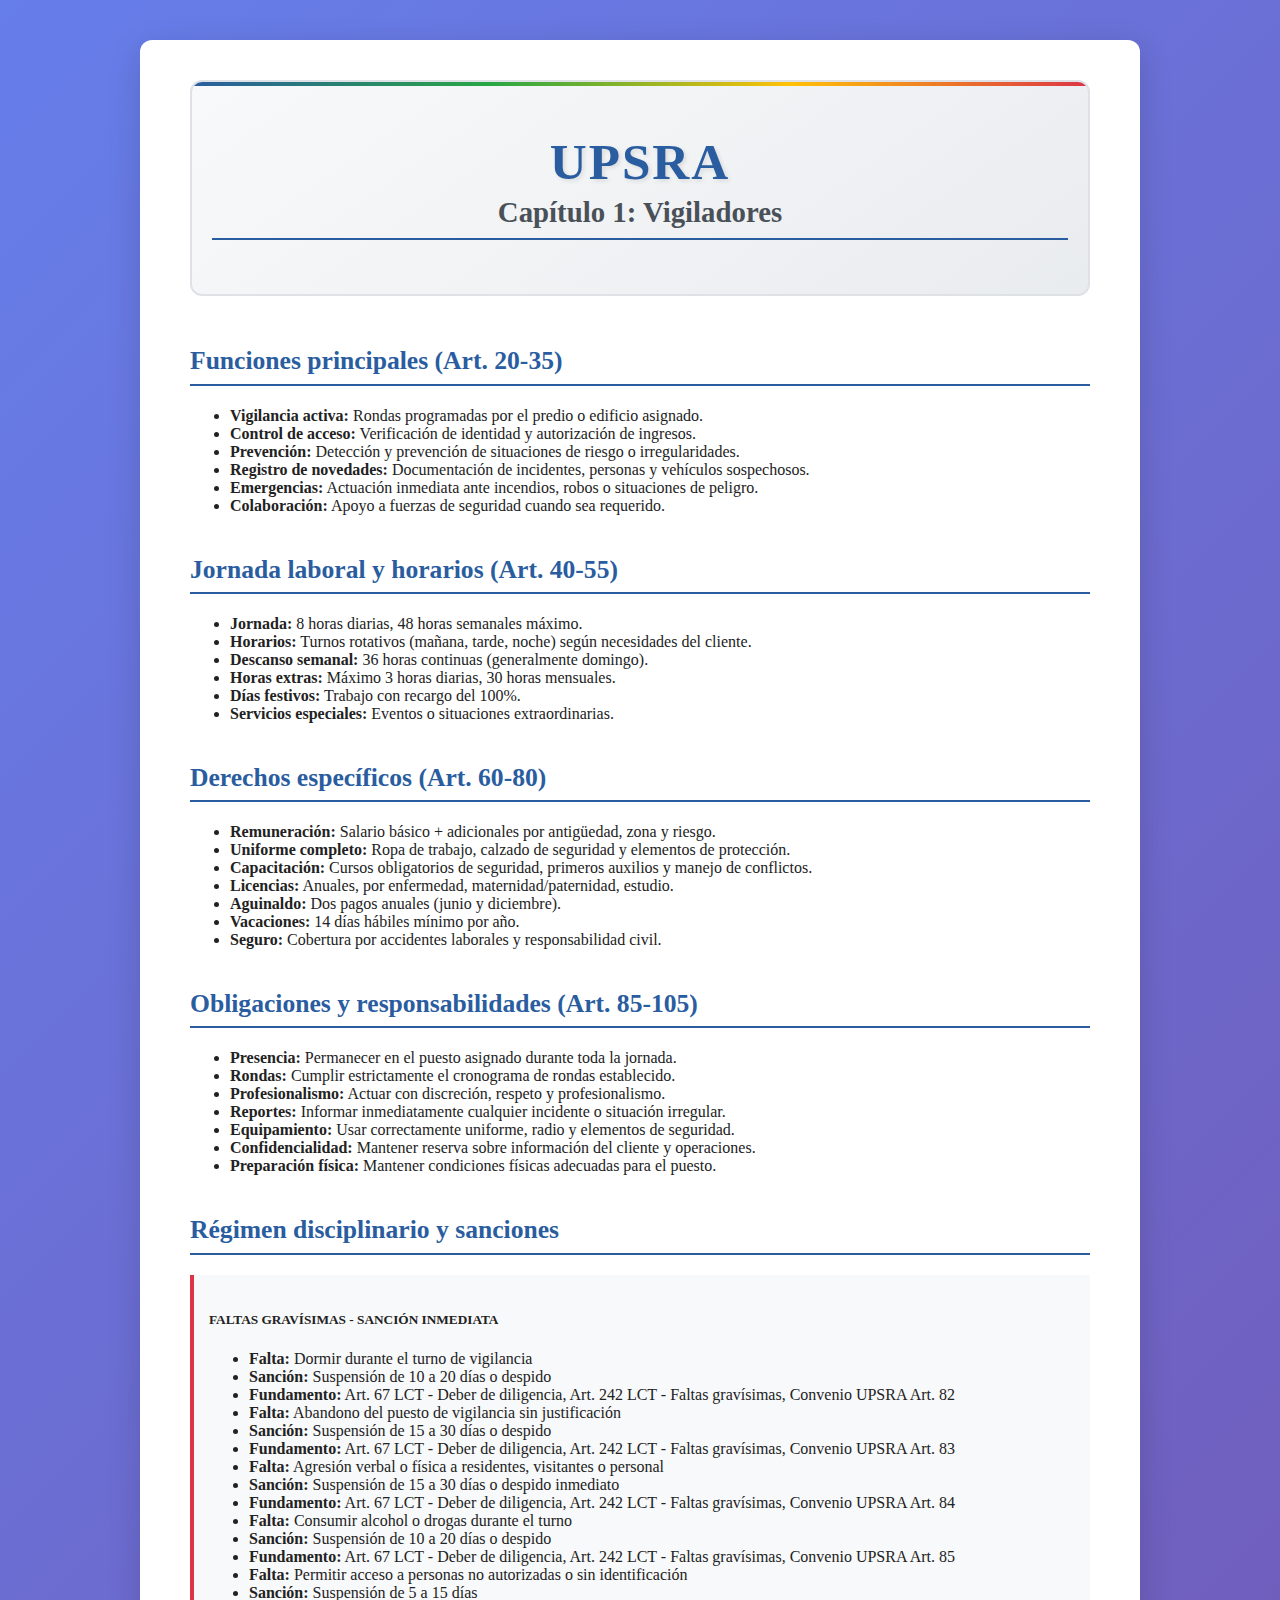
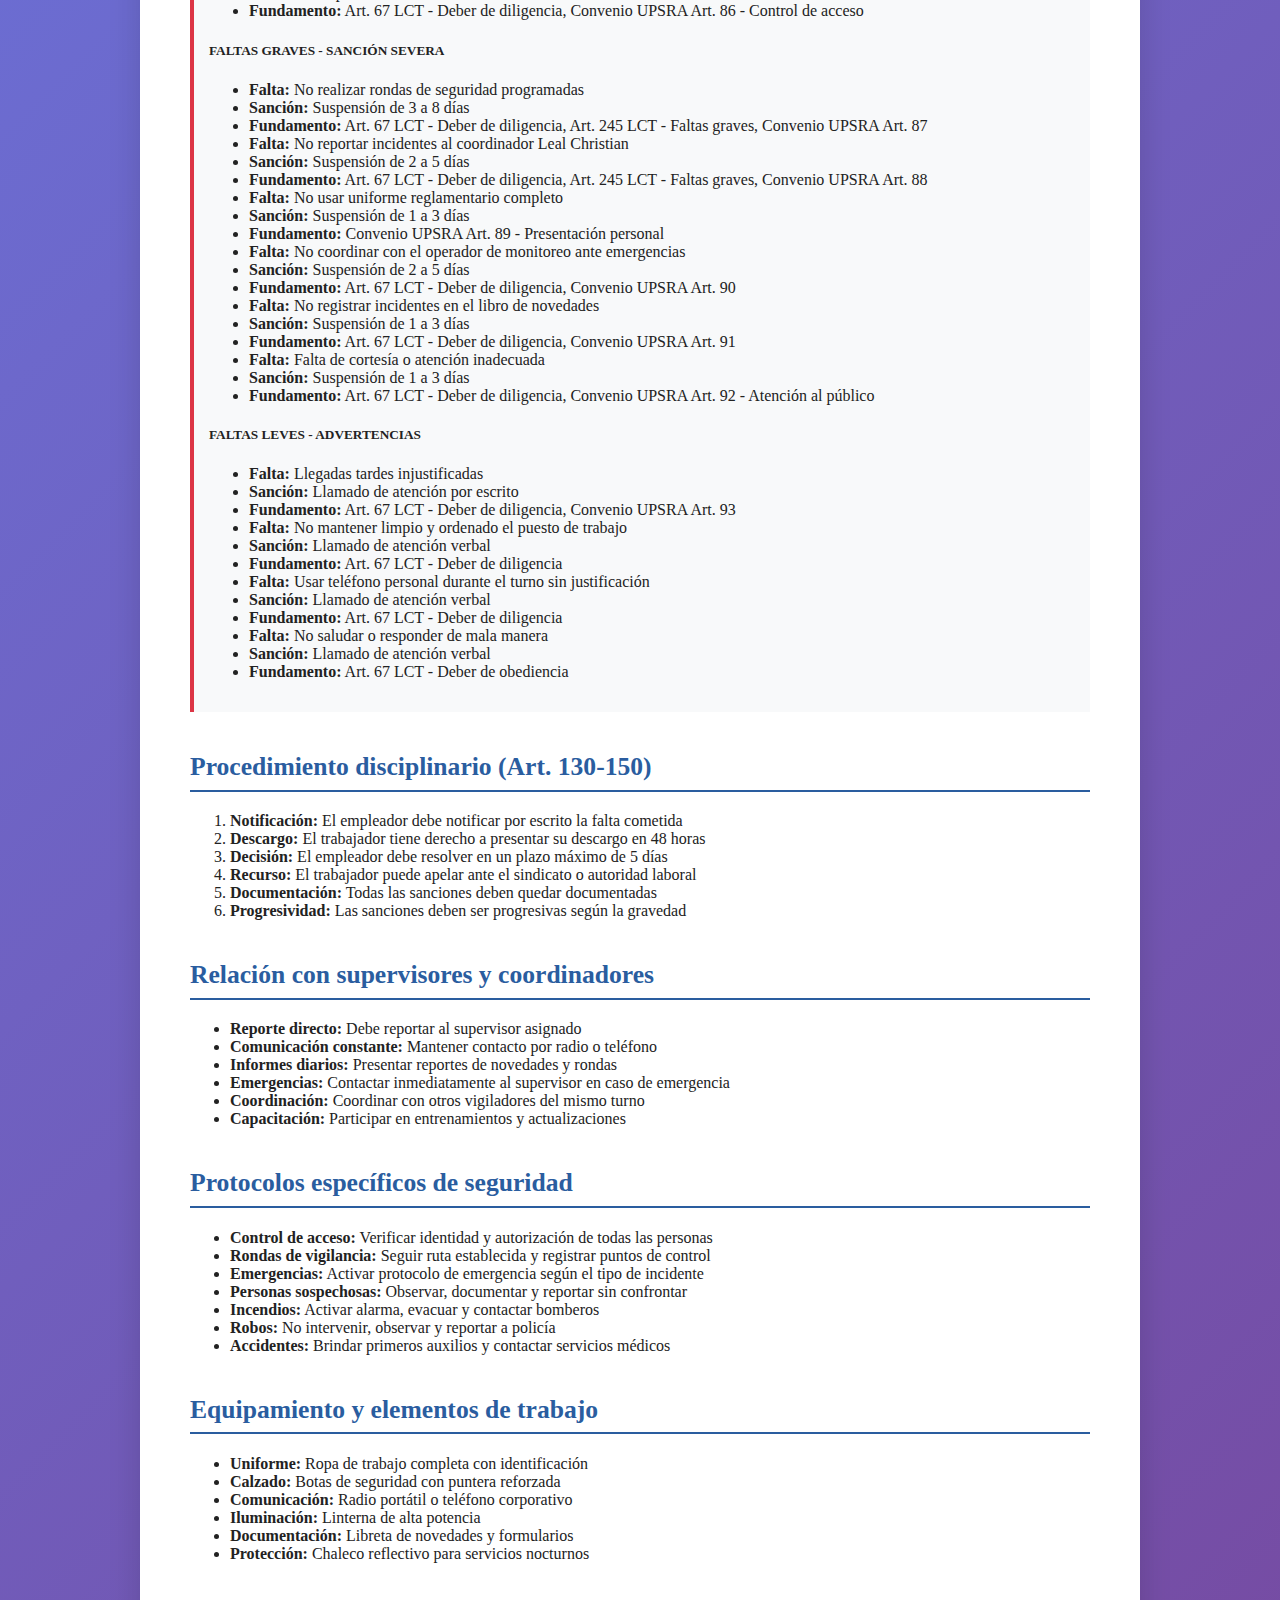
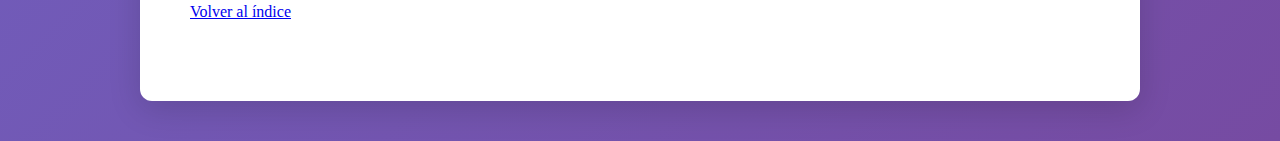
<file: upsra-vigilador.html>
<!DOCTYPE html>
<html lang="es">
<head>
    <meta charset="UTF-8">
    <meta name="viewport" content="width=device-width, initial-scale=1.0">
    <title>UPSRA - Vigiladores</title>
    <link rel="stylesheet" href="styles.css">
</head>
<body>
    <div class="book-container">
        <section class="cover">
            <h1>UPSRA</h1>
            <h2>Capítulo 1: Vigiladores</h2>
        </section>
        
        <section>
            <h2>Funciones principales (Art. 20-35)</h2>
            <ul>
                <li><strong>Vigilancia activa:</strong> Rondas programadas por el predio o edificio asignado.</li>
                <li><strong>Control de acceso:</strong> Verificación de identidad y autorización de ingresos.</li>
                <li><strong>Prevención:</strong> Detección y prevención de situaciones de riesgo o irregularidades.</li>
                <li><strong>Registro de novedades:</strong> Documentación de incidentes, personas y vehículos sospechosos.</li>
                <li><strong>Emergencias:</strong> Actuación inmediata ante incendios, robos o situaciones de peligro.</li>
                <li><strong>Colaboración:</strong> Apoyo a fuerzas de seguridad cuando sea requerido.</li>
            </ul>
        </section>

        <section>
            <h2>Jornada laboral y horarios (Art. 40-55)</h2>
            <ul>
                <li><strong>Jornada:</strong> 8 horas diarias, 48 horas semanales máximo.</li>
                <li><strong>Horarios:</strong> Turnos rotativos (mañana, tarde, noche) según necesidades del cliente.</li>
                <li><strong>Descanso semanal:</strong> 36 horas continuas (generalmente domingo).</li>
                <li><strong>Horas extras:</strong> Máximo 3 horas diarias, 30 horas mensuales.</li>
                <li><strong>Días festivos:</strong> Trabajo con recargo del 100%.</li>
                <li><strong>Servicios especiales:</strong> Eventos o situaciones extraordinarias.</li>
            </ul>
        </section>

        <section>
            <h2>Derechos específicos (Art. 60-80)</h2>
            <ul>
                <li><strong>Remuneración:</strong> Salario básico + adicionales por antigüedad, zona y riesgo.</li>
                <li><strong>Uniforme completo:</strong> Ropa de trabajo, calzado de seguridad y elementos de protección.</li>
                <li><strong>Capacitación:</strong> Cursos obligatorios de seguridad, primeros auxilios y manejo de conflictos.</li>
                <li><strong>Licencias:</strong> Anuales, por enfermedad, maternidad/paternidad, estudio.</li>
                <li><strong>Aguinaldo:</strong> Dos pagos anuales (junio y diciembre).</li>
                <li><strong>Vacaciones:</strong> 14 días hábiles mínimo por año.</li>
                <li><strong>Seguro:</strong> Cobertura por accidentes laborales y responsabilidad civil.</li>
            </ul>
        </section>

        <section>
            <h2>Obligaciones y responsabilidades (Art. 85-105)</h2>
            <ul>
                <li><strong>Presencia:</strong> Permanecer en el puesto asignado durante toda la jornada.</li>
                <li><strong>Rondas:</strong> Cumplir estrictamente el cronograma de rondas establecido.</li>
                <li><strong>Profesionalismo:</strong> Actuar con discreción, respeto y profesionalismo.</li>
                <li><strong>Reportes:</strong> Informar inmediatamente cualquier incidente o situación irregular.</li>
                <li><strong>Equipamiento:</strong> Usar correctamente uniforme, radio y elementos de seguridad.</li>
                <li><strong>Confidencialidad:</strong> Mantener reserva sobre información del cliente y operaciones.</li>
                <li><strong>Preparación física:</strong> Mantener condiciones físicas adecuadas para el puesto.</li>
            </ul>
        </section>

        <section>
            <h2>Régimen disciplinario y sanciones</h2>
            <div style="background: #f8f9fa; padding: 15px; border-left: 4px solid #dc3545; margin: 10px 0;">
                <h5>FALTAS GRAVÍSIMAS - SANCIÓN INMEDIATA</h5>
                <ul>
                    <li><strong>Falta:</strong> Dormir durante el turno de vigilancia</li>
                    <li><strong>Sanción:</strong> Suspensión de 10 a 20 días o despido</li>
                    <li><strong>Fundamento:</strong> Art. 67 LCT - Deber de diligencia, Art. 242 LCT - Faltas gravísimas, Convenio UPSRA Art. 82</li>
                    
                    <li><strong>Falta:</strong> Abandono del puesto de vigilancia sin justificación</li>
                    <li><strong>Sanción:</strong> Suspensión de 15 a 30 días o despido</li>
                    <li><strong>Fundamento:</strong> Art. 67 LCT - Deber de diligencia, Art. 242 LCT - Faltas gravísimas, Convenio UPSRA Art. 83</li>
                    
                    <li><strong>Falta:</strong> Agresión verbal o física a residentes, visitantes o personal</li>
                    <li><strong>Sanción:</strong> Suspensión de 15 a 30 días o despido inmediato</li>
                    <li><strong>Fundamento:</strong> Art. 67 LCT - Deber de diligencia, Art. 242 LCT - Faltas gravísimas, Convenio UPSRA Art. 84</li>
                    
                    <li><strong>Falta:</strong> Consumir alcohol o drogas durante el turno</li>
                    <li><strong>Sanción:</strong> Suspensión de 10 a 20 días o despido</li>
                    <li><strong>Fundamento:</strong> Art. 67 LCT - Deber de diligencia, Art. 242 LCT - Faltas gravísimas, Convenio UPSRA Art. 85</li>
                    
                    <li><strong>Falta:</strong> Permitir acceso a personas no autorizadas o sin identificación</li>
                    <li><strong>Sanción:</strong> Suspensión de 5 a 15 días</li>
                    <li><strong>Fundamento:</strong> Art. 67 LCT - Deber de diligencia, Convenio UPSRA Art. 86 - Control de acceso</li>
                </ul>

                <h5>FALTAS GRAVES - SANCIÓN SEVERA</h5>
                <ul>
                    <li><strong>Falta:</strong> No realizar rondas de seguridad programadas</li>
                    <li><strong>Sanción:</strong> Suspensión de 3 a 8 días</li>
                    <li><strong>Fundamento:</strong> Art. 67 LCT - Deber de diligencia, Art. 245 LCT - Faltas graves, Convenio UPSRA Art. 87</li>
                    
                    <li><strong>Falta:</strong> No reportar incidentes al coordinador Leal Christian</li>
                    <li><strong>Sanción:</strong> Suspensión de 2 a 5 días</li>
                    <li><strong>Fundamento:</strong> Art. 67 LCT - Deber de diligencia, Art. 245 LCT - Faltas graves, Convenio UPSRA Art. 88</li>
                    
                    <li><strong>Falta:</strong> No usar uniforme reglamentario completo</li>
                    <li><strong>Sanción:</strong> Suspensión de 1 a 3 días</li>
                    <li><strong>Fundamento:</strong> Convenio UPSRA Art. 89 - Presentación personal</li>
                    
                    <li><strong>Falta:</strong> No coordinar con el operador de monitoreo ante emergencias</li>
                    <li><strong>Sanción:</strong> Suspensión de 2 a 5 días</li>
                    <li><strong>Fundamento:</strong> Art. 67 LCT - Deber de diligencia, Convenio UPSRA Art. 90</li>
                    
                    <li><strong>Falta:</strong> No registrar incidentes en el libro de novedades</li>
                    <li><strong>Sanción:</strong> Suspensión de 1 a 3 días</li>
                    <li><strong>Fundamento:</strong> Art. 67 LCT - Deber de diligencia, Convenio UPSRA Art. 91</li>
                    
                    <li><strong>Falta:</strong> Falta de cortesía o atención inadecuada</li>
                    <li><strong>Sanción:</strong> Suspensión de 1 a 3 días</li>
                    <li><strong>Fundamento:</strong> Art. 67 LCT - Deber de diligencia, Convenio UPSRA Art. 92 - Atención al público</li>
                </ul>

                <h5>FALTAS LEVES - ADVERTENCIAS</h5>
                <ul>
                    <li><strong>Falta:</strong> Llegadas tardes injustificadas</li>
                    <li><strong>Sanción:</strong> Llamado de atención por escrito</li>
                    <li><strong>Fundamento:</strong> Art. 67 LCT - Deber de diligencia, Convenio UPSRA Art. 93</li>
                    
                    <li><strong>Falta:</strong> No mantener limpio y ordenado el puesto de trabajo</li>
                    <li><strong>Sanción:</strong> Llamado de atención verbal</li>
                    <li><strong>Fundamento:</strong> Art. 67 LCT - Deber de diligencia</li>
                    
                    <li><strong>Falta:</strong> Usar teléfono personal durante el turno sin justificación</li>
                    <li><strong>Sanción:</strong> Llamado de atención verbal</li>
                    <li><strong>Fundamento:</strong> Art. 67 LCT - Deber de diligencia</li>
                    
                    <li><strong>Falta:</strong> No saludar o responder de mala manera</li>
                    <li><strong>Sanción:</strong> Llamado de atención verbal</li>
                    <li><strong>Fundamento:</strong> Art. 67 LCT - Deber de obediencia</li>
                </ul>
            </div>
        </section>

        <section>
            <h2>Procedimiento disciplinario (Art. 130-150)</h2>
            <ol>
                <li><strong>Notificación:</strong> El empleador debe notificar por escrito la falta cometida</li>
                <li><strong>Descargo:</strong> El trabajador tiene derecho a presentar su descargo en 48 horas</li>
                <li><strong>Decisión:</strong> El empleador debe resolver en un plazo máximo de 5 días</li>
                <li><strong>Recurso:</strong> El trabajador puede apelar ante el sindicato o autoridad laboral</li>
                <li><strong>Documentación:</strong> Todas las sanciones deben quedar documentadas</li>
                <li><strong>Progresividad:</strong> Las sanciones deben ser progresivas según la gravedad</li>
            </ol>
        </section>

        <section>
            <h2>Relación con supervisores y coordinadores</h2>
            <ul>
                <li><strong>Reporte directo:</strong> Debe reportar al supervisor asignado</li>
                <li><strong>Comunicación constante:</strong> Mantener contacto por radio o teléfono</li>
                <li><strong>Informes diarios:</strong> Presentar reportes de novedades y rondas</li>
                <li><strong>Emergencias:</strong> Contactar inmediatamente al supervisor en caso de emergencia</li>
                <li><strong>Coordinación:</strong> Coordinar con otros vigiladores del mismo turno</li>
                <li><strong>Capacitación:</strong> Participar en entrenamientos y actualizaciones</li>
            </ul>
        </section>

        <section>
            <h2>Protocolos específicos de seguridad</h2>
            <ul>
                <li><strong>Control de acceso:</strong> Verificar identidad y autorización de todas las personas</li>
                <li><strong>Rondas de vigilancia:</strong> Seguir ruta establecida y registrar puntos de control</li>
                <li><strong>Emergencias:</strong> Activar protocolo de emergencia según el tipo de incidente</li>
                <li><strong>Personas sospechosas:</strong> Observar, documentar y reportar sin confrontar</li>
                <li><strong>Incendios:</strong> Activar alarma, evacuar y contactar bomberos</li>
                <li><strong>Robos:</strong> No intervenir, observar y reportar a policía</li>
                <li><strong>Accidentes:</strong> Brindar primeros auxilios y contactar servicios médicos</li>
            </ul>
        </section>

        <section>
            <h2>Equipamiento y elementos de trabajo</h2>
            <ul>
                <li><strong>Uniforme:</strong> Ropa de trabajo completa con identificación</li>
                <li><strong>Calzado:</strong> Botas de seguridad con puntera reforzada</li>
                <li><strong>Comunicación:</strong> Radio portátil o teléfono corporativo</li>
                <li><strong>Iluminación:</strong> Linterna de alta potencia</li>
                <li><strong>Documentación:</strong> Libreta de novedades y formularios</li>
                <li><strong>Protección:</strong> Chaleco reflectivo para servicios nocturnos</li>
            </ul>
        </section>

        <section>
            <a href="index.html">Volver al índice</a>
        </section>
    </div>
</body>
</html>
</file>
<file: styles.css>
body {
    font-family: 'Georgia', serif;
    background: linear-gradient(135deg, #667eea 0%, #764ba2 100%);
    margin: 0;
    padding: 0;
    color: #222;
    min-height: 100vh;
}
.book-container {
    max-width: 900px;
    margin: 40px auto;
    background: #fff;
    box-shadow: 0 8px 32px rgba(0,0,0,0.15);
    border-radius: 12px;
    padding: 40px 50px;
    position: relative;
}
.cover {
    text-align: center;
    margin-bottom: 50px;
    padding: 40px 20px;
    background: linear-gradient(145deg, #f8f9fa 0%, #e9ecef 100%);
    border-radius: 12px;
    border: 2px solid #dee2e6;
    position: relative;
    overflow: hidden;
}
.cover::before {
    content: '';
    position: absolute;
    top: 0;
    left: 0;
    right: 0;
    height: 4px;
    background: linear-gradient(90deg, #2a5d9f, #28a745, #ffc107, #dc3545);
}
.cover-header {
    margin-bottom: 30px;
}
.logo-section {
    margin-bottom: 20px;
}
.logo-placeholder {
    font-size: 4em;
    margin-bottom: 10px;
}
.cover h1 {
    font-size: 3.2em;
    font-weight: 700;
    color: #2a5d9f;
    margin: 0.2em 0 0.1em 0;
    text-shadow: 2px 2px 4px rgba(0,0,0,0.1);
    letter-spacing: 2px;
}
.cover h2 {
    font-size: 1.8em;
    color: #495057;
    margin: 0.1em 0 0.5em 0;
    font-weight: 600;
}
.unions {
    display: flex;
    justify-content: center;
    gap: 20px;
    margin-top: 20px;
}
.union-badge {
    background: linear-gradient(45deg, #2a5d9f, #1e3a8a);
    color: white;
    padding: 8px 20px;
    border-radius: 25px;
    font-weight: 600;
    font-size: 0.9em;
    box-shadow: 0 2px 8px rgba(42, 93, 159, 0.3);
}
.cover-content {
    margin-bottom: 30px;
}
.cover-content h3 {
    font-size: 1.4em;
    color: #6c757d;
    margin-bottom: 15px;
    font-weight: 500;
}
.description {
    font-size: 1.1em;
    color: #495057;
    line-height: 1.6;
    max-width: 600px;
    margin: 0 auto 25px auto;
}
.cover-details {
    display: flex;
    justify-content: center;
    gap: 30px;
    flex-wrap: wrap;
    margin-top: 25px;
}
.detail-item {
    background: white;
    padding: 10px 20px;
    border-radius: 8px;
    box-shadow: 0 2px 8px rgba(0,0,0,0.1);
    border: 1px solid #dee2e6;
}
.cover-footer {
    border-top: 1px solid #dee2e6;
    padding-top: 20px;
}
.disclaimer {
    font-size: 0.9em;
    color: #6c757d;
    font-style: italic;
    margin: 0;
}
.action-buttons {
    margin-bottom: 40px;
    text-align: center;
}
.button-group {
    display: flex;
    justify-content: center;
    gap: 15px;
    flex-wrap: wrap;
}
.btn {
    padding: 12px 24px;
    border: none;
    border-radius: 8px;
    font-size: 1em;
    font-weight: 600;
    cursor: pointer;
    transition: all 0.3s ease;
    text-decoration: none;
    display: inline-flex;
    align-items: center;
    gap: 8px;
    box-shadow: 0 2px 8px rgba(0,0,0,0.1);
}
.btn-primary {
    background: linear-gradient(45deg, #2a5d9f, #1e3a8a);
    color: white;
}
.btn-primary:hover {
    background: linear-gradient(45deg, #1e3a8a, #1e40af);
    transform: translateY(-2px);
    box-shadow: 0 4px 12px rgba(42, 93, 159, 0.3);
}
.btn-secondary {
    background: linear-gradient(45deg, #28a745, #1e7e34);
    color: white;
}
.btn-secondary:hover {
    background: linear-gradient(45deg, #1e7e34, #155724);
    transform: translateY(-2px);
    box-shadow: 0 4px 12px rgba(40, 167, 69, 0.3);
}
.btn-outline {
    background: white;
    color: #2a5d9f;
    border: 2px solid #2a5d9f;
}
.btn-outline:hover {
    background: #2a5d9f;
    color: white;
    transform: translateY(-2px);
    box-shadow: 0 4px 12px rgba(42, 93, 159, 0.3);
}
.index {
    margin-bottom: 40px;
    background: #f8f9fa;
    padding: 30px;
    border-radius: 12px;
    border: 1px solid #dee2e6;
}
.index h2 {
    font-size: 1.5em;
    margin-bottom: 20px;
    color: #2a5d9f;
    text-align: center;
    border-bottom: 2px solid #2a5d9f;
    padding-bottom: 10px;
}
.index ol {
    padding-left: 1.5em;
}
.index li {
    margin-bottom: 0.6em;
    line-height: 1.5;
}
.index a {
    color: #2a5d9f;
    text-decoration: none;
    font-weight: 500;
    transition: color 0.3s ease;
}
.index a:hover {
    color: #1e3a8a;
    text-decoration: underline;
}
.welcome {
    background: linear-gradient(145deg, #f8f9fa 0%, #e9ecef 100%);
    padding: 30px;
    border-radius: 12px;
    border: 1px solid #dee2e6;
}
.welcome h2 {
    color: #2a5d9f;
    text-align: center;
    margin-bottom: 20px;
    font-size: 1.8em;
}
.welcome p {
    font-size: 1.1em;
    line-height: 1.6;
    color: #495057;
    text-align: center;
    margin-bottom: 30px;
}
.features {
    display: grid;
    grid-template-columns: repeat(auto-fit, minmax(250px, 1fr));
    gap: 20px;
    margin-top: 30px;
}
.feature {
    background: white;
    padding: 20px;
    border-radius: 8px;
    text-align: center;
    box-shadow: 0 2px 8px rgba(0,0,0,0.1);
    border: 1px solid #dee2e6;
}
.feature h4 {
    color: #2a5d9f;
    margin-bottom: 10px;
    font-size: 1.2em;
}
.feature p {
    color: #6c757d;
    margin: 0;
    font-size: 0.95em;
}
section {
    margin-bottom: 40px;
}
section h2 {
    color: #2a5d9f;
    border-bottom: 2px solid #2a5d9f;
    padding-bottom: 0.3em;
    margin-bottom: 0.8em;
    font-size: 1.6em;
}
@media print {
    /* Reset completo para impresión */
    * {
        -webkit-print-color-adjust: exact !important;
        color-adjust: exact !important;
        print-color-adjust: exact !important;
    }
    
    body {
        background: white !important;
        margin: 0 !important;
        padding: 0 !important;
        font-size: 12pt !important;
        line-height: 1.4 !important;
        color: black !important;
    }
    
    .book-container {
        box-shadow: none !important;
        margin: 0 !important;
        padding: 20px !important;
        max-width: none !important;
        border-radius: 0 !important;
        background: white !important;
    }
    
    .action-buttons {
        display: none !important;
    }
    
    .cover {
        page-break-after: always !important;
        background: white !important;
        border: 1px solid #ccc !important;
        margin-bottom: 20px !important;
    }
    
    .cover::before {
        display: none !important;
    }
    
    .index {
        page-break-after: always !important;
        background: white !important;
        border: 1px solid #ccc !important;
    }
    
    .welcome {
        background: white !important;
        border: 1px solid #ccc !important;
    }
    
    .features {
        display: block !important;
    }
    
    .feature {
        background: white !important;
        border: 1px solid #ccc !important;
        margin-bottom: 10px !important;
        page-break-inside: avoid !important;
    }
    
    section {
        page-break-inside: avoid !important;
        margin-bottom: 20px !important;
    }
    
    h1, h2, h3, h4, h5, h6 {
        page-break-after: avoid !important;
        color: black !important;
    }
    
    h1 {
        font-size: 18pt !important;
    }
    
    h2 {
        font-size: 16pt !important;
    }
    
    h3 {
        font-size: 14pt !important;
    }
    
    p, li {
        font-size: 11pt !important;
        color: black !important;
    }
    
    a {
        color: black !important;
        text-decoration: none !important;
    }
    
    .btn {
        display: none !important;
    }
    
    .button-group {
        display: none !important;
    }
    
    /* Asegurar que las imágenes se impriman */
    img {
        max-width: 100% !important;
        height: auto !important;
    }
    
    /* Evitar cortes en elementos importantes */
    table {
        page-break-inside: avoid !important;
    }
    
    /* Estilos específicos para elementos con colores */
    .union-badge {
        background: #f0f0f0 !important;
        color: black !important;
        border: 1px solid #ccc !important;
    }
    
    .detail-item {
        background: white !important;
        border: 1px solid #ccc !important;
    }
    
    /* Ocultar elementos decorativos */
    .logo-placeholder {
        display: none !important;
    }
    
    /* Asegurar márgenes de página */
    @page {
        margin: 1in;
        size: A4;
    }
}
@media (max-width: 768px) {
    .book-container {
        margin: 20px auto;
        padding: 20px;
    }
    .cover h1 {
        font-size: 2.2em;
    }
    .cover h2 {
        font-size: 1.3em;
    }
    .button-group {
        flex-direction: column;
        align-items: center;
    }
    .btn {
        width: 100%;
        max-width: 300px;
        justify-content: center;
    }
    .cover-details {
        flex-direction: column;
        align-items: center;
    }
    .features {
        grid-template-columns: 1fr;
    }
}
@media (max-width: 480px) {
    .book-container {
        padding: 15px;
    }
    .cover {
        padding: 20px 15px;
    }
    .cover h1 {
        font-size: 1.8em;
    }
    .cover h2 {
        font-size: 1.1em;
    }
    .unions {
        flex-direction: column;
        align-items: center;
    }
}
</file>
